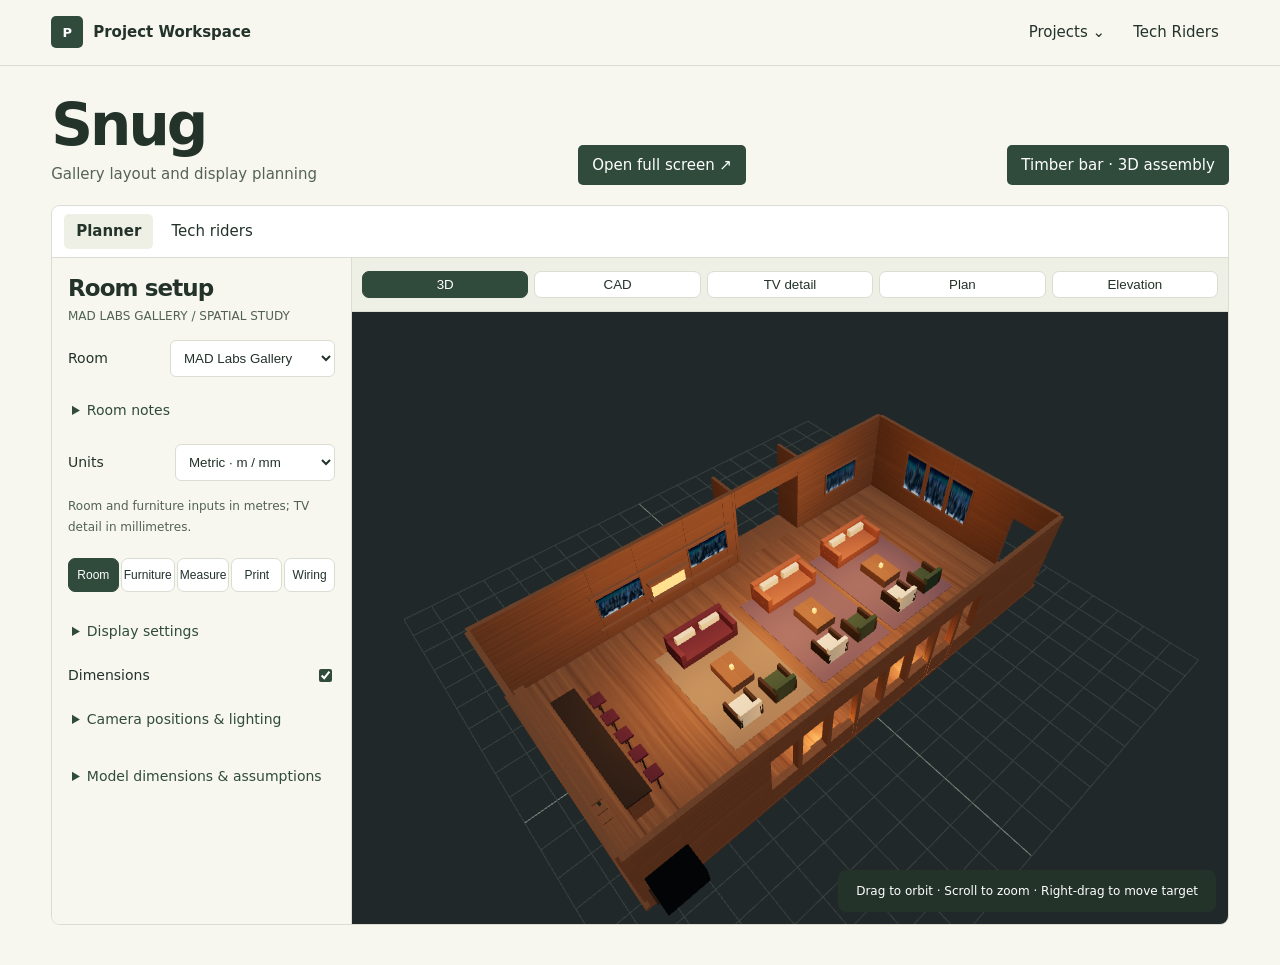
<file: index.html>
<!doctype html>
<html lang="en">
<head>
<meta charset="utf-8">
<meta name="viewport" content="width=device-width,initial-scale=1">
<title>Project Workspace</title>
<style>
:root{color-scheme:light;--ink:#23332a;--muted:#556257;--line:#daddd1;--paper:#f7f7f0;--panel:#eeefe5;--green:#304b3b;font:15px/1.5 "Instrument Sans",system-ui,sans-serif}
*{box-sizing:border-box}body{margin:0;background:var(--paper);color:var(--ink)}a{color:inherit}button,input,select{font:inherit;color:inherit}button,select,summary{cursor:pointer}a:focus-visible,button:focus-visible,summary:focus-visible,input:focus-visible{outline:2px solid var(--green);outline-offset:3px}
header{position:sticky;top:0;z-index:2;background:var(--paper);border-bottom:1px solid var(--line);display:flex;align-items:center;justify-content:space-between;gap:20px;padding:14px clamp(16px,4vw,54px)}.brand{text-decoration:none;font-weight:650;display:flex;align-items:center;gap:10px}.mark{display:grid;place-items:center;background:var(--green);color:white;width:32px;height:32px;border-radius:5px;font-size:13px}nav{display:flex;align-items:center;gap:8px}nav a,summary{display:block;padding:7px 10px;border-radius:5px;text-decoration:none}nav a[aria-current],summary:hover,nav a:hover{background:var(--panel)}details{position:relative}summary{list-style:none;white-space:nowrap}summary::-webkit-details-marker{display:none}.menu{position:absolute;right:0;top:calc(100% + 8px);width:185px;background:var(--paper);border:1px solid var(--line);border-radius:8px;padding:5px;box-shadow:0 10px 30px #23332a16}
main{max-width:1600px;margin:auto;padding:30px clamp(16px,4vw,54px) 40px}.heading{display:flex;align-items:end;justify-content:space-between;gap:14px;flex-wrap:wrap;margin-bottom:20px}h1{font-size:clamp(32px,5vw,58px);font-weight:550;line-height:1;letter-spacing:-.05em;margin:0 0 9px}p{margin:0;color:var(--muted)}.button{display:inline-block;padding:8px 13px;border-radius:5px;background:var(--green);color:white;text-decoration:none;border:1px solid transparent}.workbench{border:1px solid var(--line);border-radius:9px;overflow:hidden;background:var(--panel)}.bar{display:flex;gap:6px;padding:8px 12px;background:#fff;border-bottom:1px solid var(--line)}.bar button{background:transparent;border:0;border-radius:5px;padding:6px 12px}.bar [aria-pressed=true]{background:var(--panel);font-weight:600}iframe:not([hidden]){display:block;width:100%;height:clamp(490px,74vh,1050px);border:0}.empty{padding:28px;color:var(--muted)}.riders{background:white;padding:20px;border:1px solid var(--line);border-radius:8px}.riders label{display:block;margin-bottom:6px}.riders input[type=search]{width:min(100%,370px);padding:8px 10px;border:1px solid var(--line);border-radius:5px;background:var(--paper);margin-bottom:14px}.riders ul{padding:0;margin:0;list-style:none}.riders li{display:flex;justify-content:space-between;align-items:center;gap:12px;flex-wrap:wrap;padding:12px 0;border-top:1px solid var(--line)}.riders li span{color:var(--muted);display:block;font-size:.9rem}
@media(max-width:500px){header{gap:6px;padding-inline:12px}nav{gap:1px}nav a,summary{padding:7px 6px}.mark{display:none}main{padding-top:23px}}
</style>
</head>
<body>
<header>
<a class="brand" href="#snug"><span class="mark" aria-hidden="true">P</span>Project Workspace</a>
<nav aria-label="Workspace">
<details id="projects"><summary>Projects <span aria-hidden="true">⌄</span></summary><div class="menu" id="project-links"></div></details>
<a href="#tech-riders" id="all-riders">Tech Riders</a>
</nav>
</header>
<main id="main"></main>
<script>
const projects = {
  snug: { name: 'Snug', description: 'Gallery layout and display planning', url: './snug/' },
  'site-planning': { name: 'Site Planning', description: 'Site measurements and artwork placement', url: './site-planning/' },
  giftshop: { name: 'Gift Shop', description: 'Room layout and fixture planning', url: './giftshop/' },
  detroitpool: { name: 'Detroit Pool', description: 'McDougall Church cable, pool load and power planning', url: './detroitpool/' },
  'ignite-downtown': { name: 'IGNITE Downtown', description: 'IGNITE 2027 facade models and measurements by location', url: './ignite-downtown/' }
};

// Add approved PDFs with a title, project key, and a relative PDF path or download URL.
const riders = [
  { title: 'Snug · MAD Labs Video Tech Rider', project: 'snug', url: './riders/SNUG-MAD-Labs-Tech-Rider.txt', format: 'TXT' },
  { title: 'Snug · Timber Bar Construction Drawing', project: 'snug', url: './snug/bar/SNUG-JR-Gallery-Bar-Drawing.pdf', format: 'PDF' }
];
const main = document.querySelector('#main');
const menu = document.querySelector('#projects');
const links = document.querySelector('#project-links');

for (const [id, project] of Object.entries(projects)) {
  const link = document.createElement('a');
  link.href = '#' + id;
  link.textContent = project.name;
  links.append(link);
}

document.querySelector('nav').addEventListener('click', event => {
  if (event.target.closest('a')) menu.open = false;
});
document.addEventListener('click', event => {
  if (!menu.contains(event.target)) menu.open = false;
});
document.addEventListener('keydown', event => {
  if (event.key === 'Escape' && menu.open) {
    menu.open = false;
    menu.querySelector('summary').focus();
  }
});

function showRiders(target, projectId) {
  target.innerHTML = '<div class="riders"><label for="rider-search">Search tech riders</label><input type="search" id="rider-search"><p role="status"></p><ul></ul></div>';
  const search = target.querySelector('input');
  const status = target.querySelector('[role=status]');
  const list = target.querySelector('ul');
  const available = riders.filter(rider => !projectId || rider.project === projectId);
  search.disabled = available.length === 0;
  function filterRiders() {
    const query = search.value.trim().toLowerCase();
    const matches = available.filter(rider => (rider.title + ' ' + (projects[rider.project]?.name || '')).toLowerCase().includes(query));
    status.textContent = available.length === 0 ? 'No tech riders for this project yet.' : matches.length + (matches.length === 1 ? ' rider' : ' riders');
    list.replaceChildren();
    for (const rider of matches) {
      const item = document.createElement('li');
      const label = document.createElement('div');
      label.textContent = rider.title;
      const project = document.createElement('span');
      project.textContent = projects[rider.project]?.name || '';
      label.append(project);
      const link = document.createElement('a');
      link.className = 'button';
      link.href = rider.url;
      link.download = '';
      link.textContent = 'Download ' + rider.format;
      item.append(label, link);
      list.append(item);
    }
  }
  search.addEventListener('input', filterRiders);
  filterRiders();
}

function render() {
  const requested = location.hash.slice(1);
  const id = requested === 'tech-riders' || Object.hasOwn(projects, requested) ? requested : 'snug';
  for (const link of document.querySelectorAll('nav a')) {
    if (link.hash === '#' + id) link.setAttribute('aria-current', 'page');
    else link.removeAttribute('aria-current');
  }

  if (id === 'tech-riders') {
    document.title = 'Tech Riders · Project Workspace';
    main.innerHTML = '<div class="heading"><div><h1>Tech Riders</h1><p>Technical documents across projects</p></div></div><section id="rider-list" aria-label="Tech riders"></section>';
    showRiders(document.querySelector('#rider-list'));
    return;
  }

  const project = projects[id];
  document.title = project.name + ' · Project Workspace';
  main.innerHTML = '<div class="heading"><div><h1></h1><p></p></div><a class="button" target="_blank" rel="noopener">Open full screen ↗</a></div><section class="workbench" aria-label="Project workspace"><div class="bar" aria-label="Project sections"><button type="button" aria-pressed="true">Planner</button><button type="button" aria-pressed="false">Tech riders</button></div><iframe allowfullscreen></iframe><div id="project-riders" hidden></div></section>';
  main.querySelector('h1').textContent = project.name;
  main.querySelector('p').textContent = project.description;
  main.querySelector('a').href = project.url;
  if (id === 'snug') {
    const bar = document.createElement('a');
    bar.className = 'button';
    bar.href = './snug/bar/';
    bar.textContent = 'Timber bar · 3D assembly';
    main.querySelector('.heading').append(bar);
  }
  const frame = main.querySelector('iframe');
  frame.title = project.name + ' planner';
  frame.src = project.url;
  const [planner, files] = main.querySelectorAll('.bar button');
  const filesPanel = main.querySelector('#project-riders');
  function select(showFiles) {
    planner.setAttribute('aria-pressed', String(!showFiles));
    files.setAttribute('aria-pressed', String(showFiles));
    frame.hidden = showFiles;
    filesPanel.hidden = !showFiles;
  }
  planner.addEventListener('click', () => select(false));
  files.addEventListener('click', () => select(true));
  showRiders(filesPanel, id);
}

addEventListener('hashchange', render);
render();
</script>
</body>
</html>
</file>
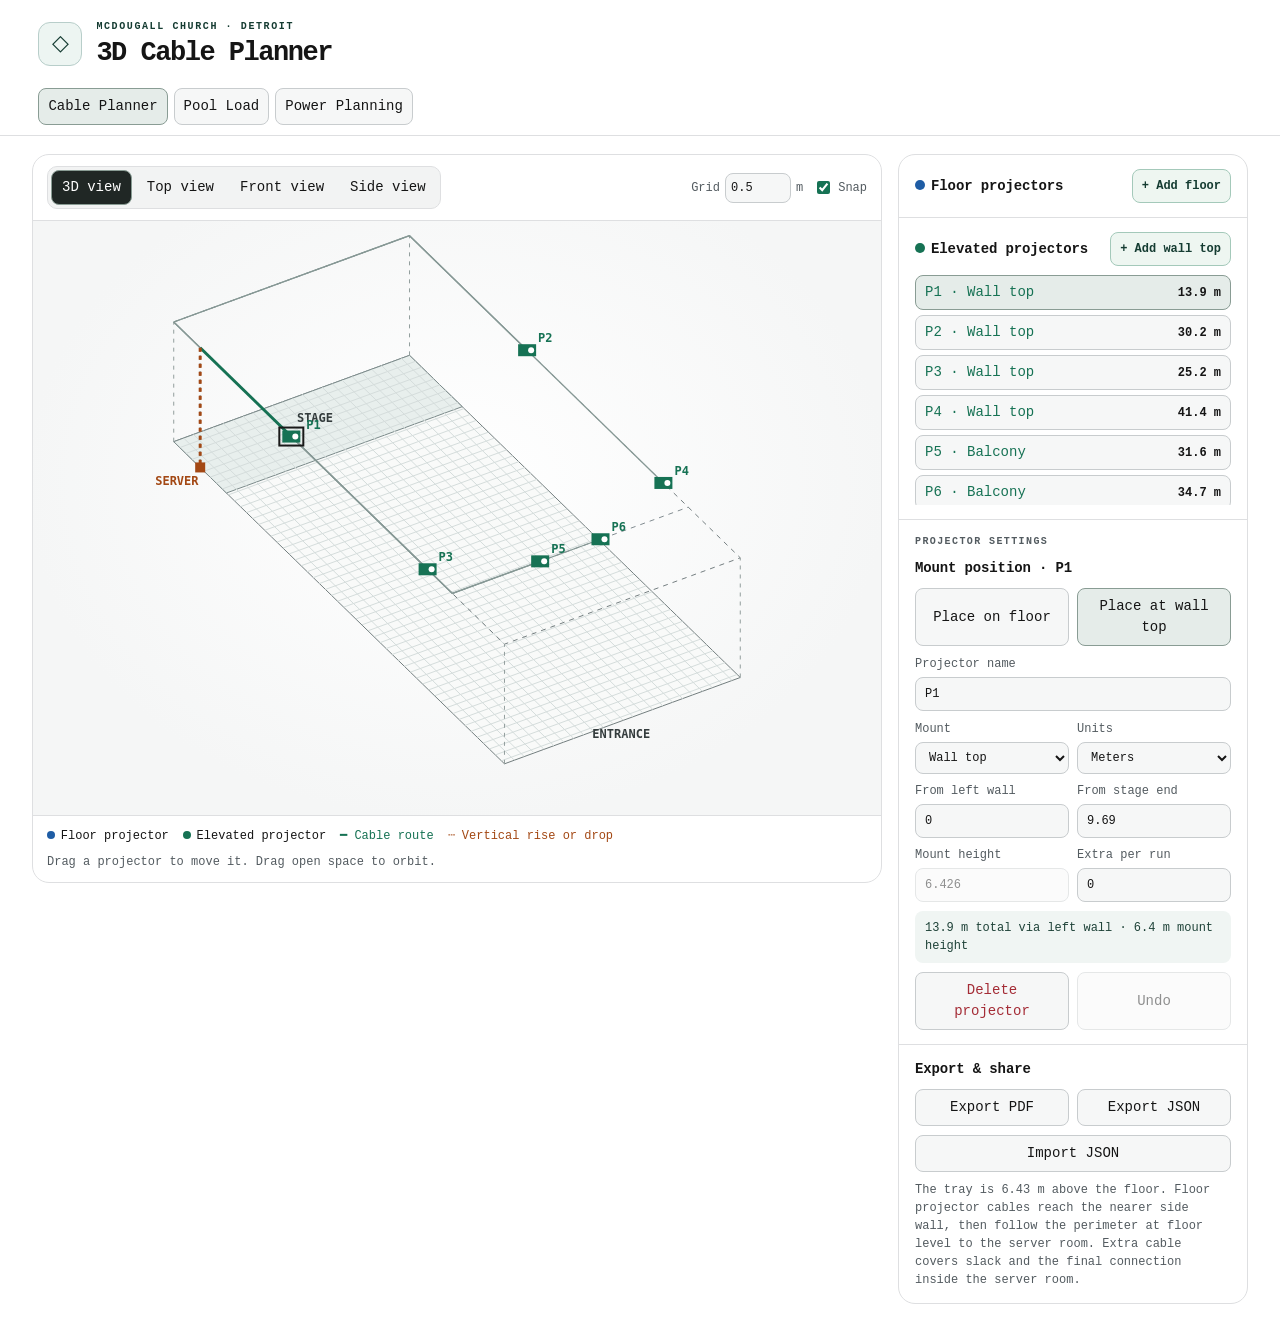
<file: detroitpool/index.html>
<!doctype html>
<html lang="en"><meta charset="utf-8"><meta name="viewport" content="width=device-width,initial-scale=1">
<title>McDougall Church · 3D Cable Planner</title>
<style>
*{box-sizing:border-box}
:root{color-scheme:light;--ink:#151515;--muted:#535b60;--line:#dedfe1;--panel:#ffffff;--control:#f6f7f7;--accent:#153c32}
body{margin:0;background:#ffffff;color:var(--ink);font:14px/1.5 ui-monospace,SFMono-Regular,Consolas,monospace}
header{border-bottom:1px solid var(--line);background:#ffffff}
.masthead{max-width:1660px;margin:auto;padding:19px clamp(16px,3vw,42px);display:flex;gap:14px;align-items:center}
.brand{width:44px;height:44px;display:grid;place-items:center;border:1px solid #b8ceca;border-radius:12px;color:var(--accent);background:#edf5f2;font-size:22px}
h1,h2,p{margin:0}
h1{font-size:clamp(20px,3vw,27px);letter-spacing:-.055em;line-height:1.2}
h2{font-size:14px;letter-spacing:-.01em}
.eyebrow{color:var(--accent);font-size:10px;letter-spacing:.16em;font-weight:750;margin-bottom:3px}
.muted{color:var(--muted)}
main{display:grid;grid-template-columns:minmax(0,1fr) minmax(290px,350px);gap:16px;padding:18px clamp(12px,2.5vw,34px);max-width:1660px;margin:auto;align-items:start}
.panel{min-width:0;border:1px solid var(--line);border-radius:17px;background:var(--panel);overflow:hidden}
.viewport{position:sticky;top:14px}
.toolbar,.legend{padding:11px 14px;display:flex;gap:10px;align-items:center;flex-wrap:wrap}
.toolbar{justify-content:space-between;border-bottom:1px solid var(--line)}
.views,.grid-controls{display:flex;gap:4px;align-items:center;flex-wrap:wrap}
.views{padding:3px;border-radius:10px;background:#f2f3f3;border:1px solid var(--line)}
.views button{border-color:transparent;background:transparent;padding:6px 10px}
.views button[aria-pressed=true]{background:#202725;color:#ffffff}
canvas{display:block;width:100%;height:clamp(390px,66vh,740px);touch-action:none;background:radial-gradient(ellipse at 50% 44%,#ffffff,#f5f6f6 72%)}
.legend{border-top:1px solid var(--line);font-size:12px;gap:8px 14px}
.legend .hint{flex-basis:100%}
.route{color:#167254}.drop{color:#a34814}
.editor section{padding:14px 16px;border-bottom:1px solid var(--line);display:grid;gap:9px}
.editor section:last-child{border-bottom:0}
.section-title{display:flex;align-items:center;justify-content:space-between;gap:8px}
.section-title h2{overflow-wrap:anywhere}
.kicker{color:var(--muted);font-size:10px;text-transform:uppercase;letter-spacing:.14em;font-weight:750}
.fields{display:grid;grid-template-columns:repeat(2,minmax(0,1fr));gap:8px}
label{display:grid;gap:4px;font-size:12px;color:var(--muted);min-width:0}
input,button,select{font:inherit;color:var(--ink);background:var(--control);border:1px solid #c8ccce;border-radius:8px;padding:7px 9px;min-width:0}
input:disabled,button:disabled,select:disabled{opacity:.48}
button:not(:disabled){cursor:pointer}
button:not(:disabled):hover,button[aria-pressed=true]{background:#e5ece9;border-color:#899c94}
button:focus-visible,input:focus-visible,select:focus-visible{outline:2px solid var(--accent);outline-offset:2px}
button.primary{font-size:12px;color:var(--accent);background:#eef6f1;border-color:#a4c9ba;font-weight:650}
button.danger{color:#a42c36}
.grid-controls label{display:flex;align-items:center;gap:5px;margin-left:6px}
.grid-controls input[type=number]{width:66px;padding:5px}
input[type=checkbox]{accent-color:#167254}
.runs{display:grid;gap:5px;max-height:230px;overflow:auto}
.runs:empty{display:none}
.runs button{display:flex;justify-content:space-between;align-items:center;gap:8px;text-align:left;padding:6px 9px}
.runs button strong{font-variant-numeric:tabular-nums;font-size:12px}
.help{line-height:1.5;font-size:12px}
#details:not(:empty){padding:8px 10px;background:#f0f5f3;border-radius:8px;color:#1e4238}
#importStatus:empty{display:none}
@media(max-width:960px){.viewport{position:static}}
@media(max-width:760px){main{grid-template-columns:1fr}canvas{height:clamp(360px,57vh,520px)}}
.mount-floor{--mount-color:#1f5da5}.mount-elevated{--mount-color:#167254}
.mount-key::before{content:"";display:inline-block;width:.7em;height:.7em;margin-right:.45em;border-radius:50%;background:var(--mount-color)}
.runs button span{color:var(--mount-color)}
#report{display:none}.runs button span{overflow-wrap:anywhere}.runs button strong{white-space:nowrap}
@media print{
 @page{margin:15mm}
 body{color-scheme:light;background:white;color:#15282d}
 body>header,main{display:none}
 #report{display:block;font:11pt ui-monospace,monospace}
 #report h1{font-size:23pt;margin-bottom:8pt}
 #report p{margin:8pt 0}
 #report figure{margin:12pt 0;break-inside:avoid}
 #report svg{display:block;width:100%;height:122mm}
 #report figcaption{font-size:9pt;margin-top:5pt}
 #report table{width:100%;border-collapse:collapse}
 #report th,#report td{text-align:left;padding:6pt;border-bottom:1px solid #bbc9ca;overflow-wrap:anywhere}
 #report tr{break-inside:avoid}
 #report thead{display:table-header-group}
 #report td:nth-last-child(-n+2){white-space:nowrap}
}
.workspace-nav{max-width:1660px;margin:auto;padding:0 clamp(16px,3vw,42px) 10px;display:flex;gap:6px}
#poolView{width:100%;border:0;display:block;min-height:720px}
#poolView[hidden],main[hidden]{display:none}
@media print{#poolView,.workspace-nav{display:none!important}}
#powerView{max-width:1100px;margin:auto;padding:20px clamp(12px,3vw,34px);display:grid;gap:16px}
#powerView[hidden]{display:none}
.power-card{padding:16px;display:grid;gap:12px}
.power-grid,.power-metrics{display:grid;grid-template-columns:repeat(auto-fit,minmax(min(155px,100%),1fr));gap:12px}
.power-metrics div{padding:12px;border:1px solid var(--line);border-radius:10px;background:#f6f8f7}
.power-metrics strong{display:block;font-size:clamp(18px,3vw,27px);color:var(--accent)}
.power-table{width:100%;border-collapse:collapse}
.power-table th,.power-table td{text-align:left;padding:8px;border-bottom:1px solid var(--line)}
.power-scroll{overflow:auto}
.power-heading{display:flex;justify-content:space-between;align-items:center;gap:8px;flex-wrap:wrap}
#powerPrintInputs{display:none}
@media print{
 #powerView{display:none}
 body.print-power #report{display:none}
 body.print-power #powerView{display:grid;max-width:none;padding:0;font-size:10pt}
 body.print-power #powerInputs,body.print-power #powerPdf{display:none}
 body.print-power #powerPrintInputs{display:block}
 .power-card{border:0;padding:0;overflow:visible}
 .power-scroll{overflow:visible}
 .power-table tr{break-inside:avoid}
 .power-table thead{display:table-header-group}
}
</style>
<header><div class="masthead"><span class="brand" aria-hidden="true">◇</span><div><div class="eyebrow">MCDOUGALL CHURCH · DETROIT</div><h1>3D Cable Planner</h1></div></div><nav class="workspace-nav" aria-label="Planner sections"><button id="cableTab" type="button" aria-pressed="true" aria-controls="cableView">Cable Planner</button><button id="poolTab" type="button" aria-pressed="false" aria-controls="poolView">Pool Load</button><button id="powerTab" type="button" aria-pressed="false" aria-controls="powerView">Power Planning</button></nav></header>
<main id="cableView">
<section class="panel viewport" aria-label="3D floor plan">
<div class="toolbar"><div class="views" aria-label="Drawing views"><button id="orbit" aria-pressed="true">3D view</button><button id="top" aria-pressed="false">Top view</button><button id="front" aria-pressed="false">Front view</button><button id="side" aria-pressed="false">Side view</button></div><div class="grid-controls"><label>Grid <input id="grid" type="number" min=".1" step="any" value="0.5"><span id="gridUnit">m</span></label><label><input id="snap" type="checkbox" checked> Snap</label></div></div>
<canvas id="scene" aria-label="Church floor and projector cable routes. Use the projector controls to edit locations by keyboard."></canvas>
<div class="legend"><span class="mount-key mount-floor">Floor projector</span><span class="mount-key mount-elevated">Elevated projector</span><span class="route">━ Cable route</span><span class="drop">┄ Vertical rise or drop</span><span class="muted hint">Drag a projector to move it. Drag open space to orbit.</span></div>
</section>
<aside class="panel editor">
<section><div class="section-title"><h2 class="mount-key mount-floor">Floor projectors</h2><button class="primary" id="addFloor">+ Add floor</button></div><div class="runs" id="floorRuns"></div></section>
<section><div class="section-title"><h2 class="mount-key mount-elevated">Elevated projectors</h2><button class="primary" id="addHigh">+ Add wall top</button></div><div class="runs" id="upperRuns"></div></section>
<section><div class="kicker">Projector settings</div><h2 id="editing">Mount position</h2><div class="fields" aria-label="Quick mount placement"><button id="placeFloor" aria-pressed="false">Place on floor</button><button id="placeHigh" aria-pressed="false">Place at wall top</button></div>
<label>Projector name<input id="name" maxlength="60"></label>
<div class="fields">
<label>Mount<select id="mount"><option value="high">Wall top</option><option value="balcony">Balcony</option><option value="floor">Floor</option><option value="custom">Custom</option></select></label>
<label>Units<select id="units"><option value="m">Meters</option><option value="ft">Feet</option></select></label>
<label id="xLabel">From left wall<input id="x" type="number" step="any"></label>
<label id="zLabel">From stage end<input id="z" type="number" step="any"></label>
<label>Mount height<input id="y" type="number" min="0" step="any"></label>
<label>Extra per run<input id="extra" type="number" min="0" step="any"></label>
</div>
<p id="details" class="help" aria-live="polite"></p>
<div class="fields"><button class="danger" id="remove">Delete projector</button><button id="undo">Undo</button></div>
</section><section><h2>Export &amp; share</h2>
<div class="fields"><button id="pdf">Export PDF</button><button id="exportJson">Export JSON</button></div>
<button id="importJson">Import JSON</button><input id="jsonFile" type="file" accept=".json,application/json" hidden>
<p id="importStatus" class="help" role="status"></p>
<p class="muted help">The tray is 6.43 m above the floor. Floor projector cables reach the nearer side wall, then follow the perimeter at floor level to the server room. Extra cable covers slack and the final connection inside the server room.</p>
</section></aside></main>
<iframe id="poolView" title="Pool Load Calculator" hidden></iframe>
<section id="powerView" hidden aria-labelledby="powerTitle">
<div class="panel power-card">
  <div class="power-heading"><h1 id="powerTitle">Projector Power Plan</h1><button class="primary" type="button" id="powerPdf">Export PDF</button></div>
  <p class="muted">McDougall Church · Optoma 7,200-lumen laser projectors</p>
  <div class="power-grid" id="powerInputs">
    <label>Full brightness · 505 W each<input id="powerFull" type="number" min="0" max="500" value="13"></label>
    <label>Low brightness · 260 W each<input id="powerLow" type="number" min="0" max="500" value="0"></label>
    <label>Supply voltage (V)<input id="powerVoltage" type="number" min="90" max="264" step="any" value="120"></label>
    <label>Breaker rating<select id="powerBreaker"><option value="15">15 A</option><option value="20" selected>20 A</option></select></label>
    <label>Assumed power factor<input id="powerFactor" type="number" min=".1" max="1" step="any" value=".90"></label>
    <label>Other load per circuit (A)<input id="powerReserve" type="number" min="0" max="16" step="any" value="0"></label>
  </div>
  <p id="powerPrintInputs"></p>
  <div class="power-metrics" aria-live="polite">
    <div>Projectors<strong id="powerCount"></strong></div><div>Projector load<strong id="powerWatts"></strong></div>
    <div>Estimated current across circuits<strong id="powerAmps"></strong></div><div>Estimated circuit groups<strong id="powerCircuits"></strong></div>
  </div>
  <p id="powerBudget" class="help"></p>
</div>
<div class="panel power-card">
  <h2>Illustrative circuit grouping</h2>
  <div class="power-scroll"><table class="power-table"><thead><tr><th>Group</th><th>Full</th><th>Low</th><th>Projector load</th><th>Estimated amps incl. other load</th></tr></thead><tbody id="powerRows"></tbody></table></div>
  <p id="powerStatus" class="help" role="status"></p>
  <p class="muted help">Uses 505 W as the full-brightness planning ceiling and estimates current as watts ÷ (voltage × power factor). The default power factor of 0.90 is an assumption. Grouping uses an 80% continuous-load budget for standard-rated breakers. Confirm projector nameplate current, startup draw, available circuits and all shared loads with the venue electrician before use.</p>
  <p class="help"><a href="https://www.se.com/us/en/faqs/FA104355/">Continuous-load reference</a></p>
</div>
</section>
<section id="report">
<h1>McDougall Church cable schedule</h1>
<p>Estimated routes to the server room, including any extra cable entered in the planner.</p>
<figure>
<svg id="reportPlan" viewBox="0 0 330 560" role="img" aria-label="Top view of projector positions and cable routes"></svg>
<figcaption>Blue markers identify floor projectors. Green markers identify elevated projectors. Vertical cable segments are included in the schedule below.</figcaption>
</figure>
<table><thead><tr><th>Projector</th><th>Mount</th><th>Route</th><th>Meters</th><th>Feet</th></tr></thead><tbody id="reportRows"></tbody></table>
</section>
<script>
'use strict';
const W=11.913,L=27.254,H=6.426,S=2.18,B=L-L*166/1055;
const initial=[
  {id:1,x:0,z:9.69,y:H,mount:'high'}, {id:2,x:W,z:9.69,y:H,mount:'high'},
  {id:3,x:0,z:20.92,y:H,mount:'high'}, {id:4,x:W,z:20.92,y:H,mount:'high'},
  {id:5,x:(W-3.048)/2,z:B,y:H,mount:'balcony'}, {id:6,x:(W+3.048)/2,z:B,y:H,mount:'balcony'}
];
const el=id=>document.getElementById(id);
const canvas=el('scene'),ctx=canvas.getContext('2d');
let state={projectors:initial,grid:.5,snap:true,unit:'m',extra:0,next:7};
try { const saved=JSON.parse(localStorage.getItem('mcdougall-3d-v1')); if(Array.isArray(saved?.projectors)) state=saved; } catch {}
let selected=state.projectors[0], view='orbit', angle=-.55, pitch=.64, zoom=1, drag=null;
let screenW=0,screenH=0,k=1;
const clamp=(n,a,b)=>Math.min(b,Math.max(a,n));
const factor=()=>state.unit==='ft'?1/.3048:1;
const fmt=n=>(n*factor()).toFixed(1)+' '+state.unit;
const save=()=>{try{localStorage.setItem('mcdougall-3d-v1',JSON.stringify(state));}catch{}};
const pos=(x,y,z)=>({x,y,z});
const mountClass=p=>p.mount==='floor'?'mount-floor':'mount-elevated';
const mountColors=Object.fromEntries(['mount-floor','mount-elevated'].map(name=>{
  const swatch=document.querySelector('.legend .'+name);
  return [name,getComputedStyle(swatch).getPropertyValue('--mount-color').trim()];
}));
const nameOf=p=>p.name||'P'+p.id;
const mountNames={high:'Wall top',floor:'Floor',balcony:'Balcony',custom:'Custom'};
const historyStack=[];
function snapshot(){return {layout:structuredClone(state),selectedId:selected?.id};}
function checkpoint(previous=snapshot()){
  historyStack.push(previous);
  if(historyStack.length>50)historyStack.shift();
}
function undo(){
  const previous=historyStack.pop();
  if(!previous)return;
  state=previous.layout;
  selected=state.projectors.find(p=>p.id===previous.selectedId)??state.projectors[0];
  refresh();save();
}
const server=pos(0,H,S);
function route(p){
  if(p.mount==='floor'){
    const destination=pos(0,0,S);
    if(p.x<=W/2){
      return {
        points:[p,pos(0,0,p.z),destination],
        distance:p.x+Math.abs(p.z-S),
        wall:'left wall at floor level'
      };
    }
    const stage=p.z+S, entrance=(L-p.z)+(L-S);
    const end=stage<=entrance?0:L;
    return {
      points:[p,pos(W,0,p.z),pos(W,0,end),pos(0,0,end),destination],
      distance:(W-p.x)+W+Math.min(stage,entrance),
      wall:'right wall and '+(end===0?'stage':'entrance')+' end at floor level'
    };
  }
  const wallCandidates=p.mount==='balcony'?[pos(0,p.y,p.z)]:p.mount==='high'?[p]:[
    pos(0,p.y,p.z),pos(W,p.y,p.z),pos(p.x,p.y,0),pos(p.x,p.y,L)
  ];
  const options=wallCandidates.flatMap(wall=>{
    const tray=pos(wall.x,H,wall.z);
    const left=pos(0,H,wall.z);
    let perimeter;
    if(wall.x===0) perimeter=[[server]];
    else if(wall.z===0 || wall.z===L) perimeter=[[left,server]];
    else perimeter=[[pos(W,H,0),pos(0,H,0),server],[pos(W,H,L),pos(0,H,L),server]];
    return perimeter.map(tail=>{
      const points=[p,wall,tray,...tail,pos(0,0,S)];
      const distance=points.slice(1).reduce((sum,q,i)=>sum+Math.hypot(q.x-points[i].x,q.y-points[i].y,q.z-points[i].z),0);
      return {points,distance,wall:wall.x===0?'left wall':wall.x===W?'right wall':wall.z===0?'stage wall':'entrance wall'};
    });
  });
  return options.reduce((best,next)=>next.distance<best.distance?next:best);
}
function project(p){
  if(view==='front'||view==='side'){
    const horizontal=view==='front'?p.x-W/2:p.z-L/2;
    return [screenW/2+horizontal*k,screenH/2+(3.848-p.y)*k];
  }
  if(view==='top') return [screenW/2+(p.x-W/2)*k,screenH/2+(p.z-L/2)*k];
  const x=p.x-W/2,z=p.z-L/2,c=Math.cos(angle),s=Math.sin(angle);
  return [screenW/2+(x*c-z*s)*k,screenH*.57+((x*s+z*c)*Math.sin(pitch)-p.y*Math.cos(pitch))*k];
}
function unproject(x,y,height){
  const u=(x-screenW/2)/k;
  if(view==='front')return {x:u+W/2};
  if(view==='side')return {z:u+L/2};
  if(view==='top')return {x:u+W/2,z:(y-screenH/2)/k+L/2};
  const v=((y-screenH*.57)/k+height*Math.cos(pitch))/Math.sin(pitch);
  const c=Math.cos(angle),s=Math.sin(angle);
  return {x:u*c+v*s+W/2,z:-u*s+v*c+L/2};
}
function path(points,color,width=1,dash=[],fill){
  ctx.beginPath();points.map(project).forEach(([x,y],i)=>i?ctx.lineTo(x,y):ctx.moveTo(x,y));
  if(fill){ctx.closePath();ctx.fillStyle=fill;ctx.fill();}
  ctx.strokeStyle=color;ctx.lineWidth=width;ctx.setLineDash(dash);ctx.stroke();ctx.setLineDash([]);
}
function text(p,label,color='#303737',dx=0,dy=0){
  const [x,y]=project(p);ctx.font='600 12px ui-monospace,monospace';ctx.fillStyle=color;ctx.fillText(label,x+dx,y+dy);
}
const floor=[pos(0,0,0),pos(W,0,0),pos(W,0,L),pos(0,0,L)];
function draw(){
  if(!screenW||!screenH)return;
  const elevation=view==='front'||view==='side';
  const span=view==='front'?W:L;
  k=(elevation?Math.min((screenW-70)/span,(screenH-100)/7.696):
    view==='top'?Math.min((screenW-65)/W,(screenH-55)/L):Math.min((screenW-85)/25,(screenH-60)/23))*zoom;
  ctx.clearRect(0,0,screenW,screenH);
  if(elevation){
    const edge=(n,y)=>view==='front'?pos(n,y,0):pos(0,y,n);
    const outline=[edge(0,0),edge(0,H)];
    if(view==='front'){
      for(let i=1;i<24;i++){
        const t=i/24;
        outline.push(edge(t*W,H+(7.696-H)*4*t*(1-t)));
      }
    }else{
      outline.push(edge(0,7.696),edge(L,7.696));
    }
    outline.push(edge(span,H),edge(span,0));
    path(outline,'#747e80',1,[],'#f9faf9');
    path([edge(0,H),edge(span,H)],'#747e80',1,[5,5]);
    text(edge(0,H),'WALL TOP · '+fmt(H),'#343c3d',0,-11);
    text(edge(0,0),view==='side'?'STAGE END':'FLOOR','#343c3d',0,22);
    if(view==='side'){
      text(edge(L,0),'ENTRANCE','#343c3d',-63,22);
      path([edge(B,0),edge(B,H)],'#818b90',1,[5,5]);
    }
  }else{
    path(floor,'#727d7e',1,[],'#f9faf9');
    path([pos(0,0,0),pos(W,0,0),pos(W,0,4.343),pos(0,0,4.343)],'#7c8b8b',1,[],'#e8efed');
    for(let x=state.grid;x<W;x+=state.grid)path([pos(x,0,0),pos(x,0,L)],'#d5dddc');
    for(let z=state.grid;z<L;z+=state.grid)path([pos(0,0,z),pos(W,0,z)],'#d5dddc');
    if(view==='orbit'){
      const tray=floor.map(p=>pos(p.x,H,p.z));
      path([...tray,tray[0]],'#747e80',1,[5,5]);
      for(const p of floor)path([p,pos(p.x,H,p.z)],'#929e9d',1,[4,5]);
    }
    path([pos(0,H,B),pos(W,H,B)],'#818b90',1,[5,5]);
    text(pos(W/2,0,2),'STAGE','#343c3d',-19,0);
    text(pos(W/2,0,L),'ENTRANCE','#343c3d',-30,17);
  }
  for(const p of [...state.projectors.filter(p=>p!==selected),...(selected?[selected]:[])]){
    const {points}=route(p);
    points.slice(1).forEach((q,i)=>{
      const a=points[i], vertical=q.y!==a.y;
      path([a,q],p===selected?(vertical?'#a34814':'#167254'):'#869895',p===selected?3:1.3,vertical?[4,4]:[]);
    });
  }
  const [sx,sy]=project(pos(0,0,S));ctx.fillStyle='#a34814';ctx.fillRect(sx-5,sy-5,10,10);
  text(pos(0,0,S),'SERVER','#a34814',-45,18);
  for(const p of state.projectors){
    const [x,y]=project(p);
    const color=mountColors[mountClass(p)];
    if(p===selected){
      ctx.strokeStyle='#191919';ctx.lineWidth=2;ctx.strokeRect(x-12,y-9,24,18);
    }
    ctx.fillStyle=color;ctx.fillRect(x-9,y-6,18,12);
    ctx.fillStyle='#ffffff';ctx.beginPath();ctx.arc(x+4,y,3,0,Math.PI*2);ctx.fill();
    text(p,nameOf(p).length>18?nameOf(p).slice(0,17)+'…':nameOf(p),color,p===selected?15:11,-8);
  }
}
function refresh(){
  const f=factor();
  el('gridUnit').textContent=state.unit;el('grid').value=+(state.grid*f).toFixed(3);
  el('grid').min=.1*f;el('grid').max=10*f;
  el('snap').checked=state.snap;el('units').value=state.unit;
  el('editing').textContent=selected?'Mount position · '+nameOf(selected):'Select or add a projector';
  for(const id of ['mount','placeFloor','placeHigh','name','x','y','z','remove'])el(id).disabled=!selected;
  el('undo').disabled=!historyStack.length;
  el('extra').value=+(state.extra*f).toFixed(3);
  el('name').value=selected?nameOf(selected):'';
  el('mount').value=selected?.mount??'';
  el('placeFloor').setAttribute('aria-pressed',String(selected?.mount==='floor'));
  el('placeHigh').setAttribute('aria-pressed',String(selected?.mount==='high'));
  for(const key of ['x','y','z'])el(key).value=selected?+(selected[key]*f).toFixed(3):'';
  el('details').textContent='';
  if(selected){
    el('z').disabled=selected.mount==='balcony';
    el('y').disabled=['floor','high'].includes(selected.mount);
    const r=route(selected);
    el('details').textContent=fmt(r.distance+state.extra)+' total via '+r.wall+' · '+fmt(selected.y)+' mount height';
  }
  const floorRuns=el('floorRuns'),upperRuns=el('upperRuns');
  const existing=new Map([...floorRuns.children,...upperRuns.children].map(button=>[Number(button.dataset.id),button]));
  for(const p of state.projectors){
    const runs=p.mount==='floor'?floorRuns:upperRuns;
    let button=existing.get(p.id);
    if(!button){
      button=document.createElement('button');button.type='button';button.dataset.id=p.id;
      button.append(document.createElement('span'),document.createElement('strong'));
    }
    if(button.parentElement!==runs)runs.append(button);
    button.onclick=()=>{selected=p;refresh();};
    existing.delete(p.id);
    button.setAttribute('aria-pressed',String(p===selected));
    button.className=mountClass(p);
    button.firstChild.textContent=nameOf(p)+' · '+mountNames[p.mount];
    button.lastChild.textContent=fmt(route(p).distance+state.extra);
  }
  for(const button of existing.values())button.remove();
  draw();
}
function move(p,x,z,snap){
  if(snap){x=Math.round(x/state.grid)*state.grid;z=Math.round(z/state.grid)*state.grid;}
  p.x=clamp(x,0,W);p.z=clamp(z,0,L);
  if(p.mount==='balcony')p.z=B;
  if(p.mount==='high'){
    const candidates=[[p.x,0,p.z],[W-p.x,W,p.z],[p.z,p.x,0],[L-p.z,p.x,L]];
    const [,wallX,wallZ]=candidates.reduce((a,b)=>b[0]<a[0]?b:a);
    p.x=wallX;p.z=wallZ;
  }
}
function addProjector(mount){
  checkpoint();
  const high=mount==='high';
  selected={id:state.next++,x:high?0:W/2,z:L/2,y:high?H:0,mount};
  move(selected,selected.x,selected.z,state.snap);state.projectors.push(selected);refresh();save();
}
el('addFloor').onclick=()=>addProjector('floor');
el('addHigh').onclick=()=>addProjector('high');
function deleteProjector(){
  if(!selected)return;
  checkpoint();
  state.projectors=state.projectors.filter(p=>p!==selected);selected=state.projectors[0];refresh();save();
}
el('remove').onclick=deleteProjector;
el('undo').onclick=undo;
document.addEventListener('keydown',event=>{
  if(event.target.closest('input, textarea, select, [contenteditable]'))return;
  if(['Delete','Backspace'].includes(event.key)&&selected){event.preventDefault();deleteProjector();}
  if((event.ctrlKey||event.metaKey)&&!event.shiftKey&&event.key.toLowerCase()==='z'&&historyStack.length){
    event.preventDefault();undo();
  }
});
el('name').onchange=()=>{
  const name=el('name').value.trim()||'P'+selected.id;
  if(name!==nameOf(selected)){checkpoint();selected.name=name;save();}
  refresh();
};
function setMount(mount){
  if(!selected||selected.mount===mount)return;
  checkpoint();
  selected.mount=mount;
  if(selected.mount==='high')selected.y=H;
  if(selected.mount==='floor')selected.y=0;
  if(selected.mount==='balcony')selected.y=H;
  move(selected,selected.x,selected.z,false);refresh();save();
}
el('mount').onchange=()=>setMount(el('mount').value);
el('placeFloor').onclick=()=>setMount('floor');
el('placeHigh').onclick=()=>setMount('high');
el('units').onchange=()=>{state.unit=el('units').value;refresh();save();};
el('snap').onchange=()=>{state.snap=el('snap').checked;save();};
for(const key of ['x','y','z','grid','extra']){
  el(key).onchange=()=>{
    const n=el(key).valueAsNumber/factor();
    if(Number.isFinite(n)){
      checkpoint();
      if(key==='grid')state.grid=clamp(n,.1,10);
      else if(key==='extra')state.extra=Math.max(0,n);
      else if(key==='y')selected.y=clamp(n,0,7.696);
      else move(selected,key==='x'?n:selected.x,key==='z'?n:selected.z,state.snap);
      save();
    }
    refresh();
  };
}
const views=['orbit','top','front','side'];
for(const id of views)el(id).onclick=()=>{
  view=id;zoom=1;
  for(const tab of views)el(tab).setAttribute('aria-pressed',String(tab===view));
  draw();
};
const cursor=e=>{const r=canvas.getBoundingClientRect();return [e.clientX-r.left,e.clientY-r.top];};
canvas.onpointerdown=e=>{
  if(drag)return;
  const [x,y]=cursor(e);
  const hits=[selected,...state.projectors.filter(p=>p!==selected)].filter(Boolean).find(p=>{const [a,b]=project(p);return Math.hypot(a-x,b-y)<17;});
  if(hits){selected=hits;refresh();}
  const [px,py]=hits?project(hits):[x,y];
  drag={id:e.pointerId,x,y,p:hits,dx:x-px,dy:y-py,before:hits?snapshot():null};
  canvas.setPointerCapture(e.pointerId);
};
canvas.onpointermove=e=>{
  if(drag?.id!==e.pointerId)return;
  const [x,y]=cursor(e);
  if(drag.p){
    const at=unproject(x-drag.dx,y-drag.dy,drag.p.y);
    if(view==='front'||view==='side'){
      const p=drag.p, axis=view==='front'?'x':'z';
      if(p.mount==='balcony'&&axis==='z')return;
      if(p.mount==='high'&&(axis==='x'?p.z!==0&&p.z!==L:p.x!==0&&p.x!==W))return;
      const value=state.snap?Math.round(at[axis]/state.grid)*state.grid:at[axis];
      p[axis]=clamp(value,0,axis==='x'?W:L);
    }else move(drag.p,at.x,at.z,state.snap);
    refresh();
  }else if(view==='orbit'){
    angle+=(x-drag.x)*.008;pitch=clamp(pitch+(y-drag.y)*.005,.25,1.4);draw();
  }
  drag.x=x;drag.y=y;
};
canvas.onlostpointercapture=e=>{if(drag?.id===e.pointerId){
  if(drag.p){
    const original=drag.before.layout.projectors.find(p=>p.id===drag.p.id);
    if(original.x!==drag.p.x||original.z!==drag.p.z)checkpoint(drag.before);
  }
  drag=null;refresh();save();
}};
canvas.addEventListener('wheel',e=>{e.preventDefault();zoom=clamp(zoom*Math.exp(-e.deltaY*.001),.6,2.8);draw();},{passive:false});
function decodeLayout(data){
  if(data?.format!=='mcdougall-cable-plan'||data.version!==1)throw Error('Choose a JSON file exported by this planner.');
  const {projectors,grid,snap,unit,extra,next}=data.layout??{};
  const within=(n,min,max)=>Number.isFinite(n)&&n>=min&&n<=max;
  if(!Array.isArray(projectors)||projectors.length>500||!within(grid,.1,10)||typeof snap!=='boolean'||
    !['m','ft'].includes(unit)||!within(extra,0,Number.MAX_SAFE_INTEGER))throw Error('This layout contains invalid settings.');
  const ids=new Set();
  const imported=projectors.map(p=>{
    if(!p||!Number.isSafeInteger(p.id)||p.id<1||p.id>=Number.MAX_SAFE_INTEGER||ids.has(p.id)||
      !Object.hasOwn(mountNames,p.mount)||!within(p.x,0,W)||!within(p.y,0,7.696)||!within(p.z,0,L)||
      (p.name!==undefined&&(typeof p.name!=='string'||p.name.length>60)))throw Error('This layout contains an invalid projector.');
    ids.add(p.id);
    const projector={id:p.id,name:p.name?.trim(),x:p.x,y:p.y,z:p.z,mount:p.mount};
    if(p.mount==='high')projector.y=H;
    if(p.mount==='floor')projector.y=0;
    move(projector,p.x,p.z,false);
    return projector;
  });
  const minimumNext=Math.max(0,...ids)+1;
  return {projectors:imported,grid,snap,unit,extra,
    next:Number.isSafeInteger(next)&&next>=minimumNext&&next<Number.MAX_SAFE_INTEGER?next:minimumNext};
}
el('exportJson').onclick=()=>{
  const file=new Blob([JSON.stringify({format:'mcdougall-cable-plan',version:1,layout:state},null,2)],{type:'application/json'});
  const url=URL.createObjectURL(file);
  const link=document.createElement('a');link.href=url;link.download='mcdougall-cable-plan.json';link.click();
  setTimeout(()=>URL.revokeObjectURL(url),1000);
};
el('importJson').onclick=()=>el('jsonFile').click();
el('jsonFile').onchange=async event=>{
  const file=event.target.files[0];event.target.value='';
  if(!file)return;
  try{
    if(file.size>1024*1024)throw Error('This JSON file is too large.');
    const imported=decodeLayout(JSON.parse(await file.text()));
    checkpoint();state=imported;selected=state.projectors[0];refresh();save();
    el('importStatus').textContent='Imported '+state.projectors.length+' projectors. Use Undo to restore the previous layout.';
  }catch(error){
    el('importStatus').textContent=error instanceof SyntaxError?'This file is not valid JSON.':error.message;
  }
};
function drawReportPlan(){
  const svg=el('reportPlan');
  svg.replaceChildren();
  function mark(tag,attributes,label){
    const element=document.createElementNS('http://www.w3.org/2000/svg',tag);
    for(const [name,value] of Object.entries(attributes))element.setAttribute(name,value);
    if(label!==undefined)element.textContent=label;
    svg.append(element);
  }
  const scale=17,left=73,top=50,right=left+W*scale,bottom=top+L*scale;
  const point=p=>[left+p.x*scale,top+p.z*scale];
  const line=(points,stroke,width,dash='none')=>mark('polyline',{
    points:points.map(p=>p.join(',')).join(' '),fill:'none',stroke,'stroke-width':width,
    'stroke-dasharray':dash,'stroke-linejoin':'round'
  });
  const label=(x,y,value,fill='#151515',anchor='middle',size=13)=>mark('text',{
    x,y,fill,'text-anchor':anchor,'font-size':size,'font-family':'monospace'
  },value);
  mark('rect',{x:left,y:top,width:W*scale,height:L*scale,fill:'#fff',stroke:'#727d7e'});
  mark('rect',{x:left,y:top,width:W*scale,height:4.343*scale,fill:'#eef2f0',stroke:'#727d7e'});
  line([[left,top+B*scale],[right,top+B*scale]],'#818b90',1,'5 4');
  label((left+right)/2,32,'TOP VIEW');
  label((left+right)/2,top+32,'STAGE');
  label((left+right)/2,top+B*scale-8,'BALCONY');
  label((left+right)/2,bottom+23,'ENTRANCE');
  const [,serverY]=point(server);
  line([[left,serverY],[49,serverY]],'#a34814',2,'4 3');
  mark('rect',{x:34,y:serverY-8,width:15,height:12,rx:2,fill:'none',stroke:'#a34814'});
  line([[41.5,serverY+4],[41.5,serverY+8],[37,serverY+8],[46,serverY+8]],'#a34814',1);
  label(41,serverY+23,'SERVER','#a34814','middle',10);
  for(const p of state.projectors){
    const color=mountColors[mountClass(p)];
    line(route(p).points.map(point),color,1.8,p.mount==='floor'?'4 3':'none');
  }
  for(const p of state.projectors){
    const [x,y]=point(p),color=mountColors[mountClass(p)];
    mark('rect',{x:x-8,y:y-5,width:16,height:10,rx:2,fill:color,stroke:'#fff'});
    mark('circle',{cx:x+4,cy:y,r:2,fill:'#fff'});
    const onRight=x>right-40;
    label(x+(onRight?11:-11),y+4,'P'+p.id,'#151515',onRight?'start':'end',11);
  }
}
el('pdf').onclick=()=>{
  drawReportPlan();
  const rows=el('reportRows');rows.replaceChildren();
  for(const p of state.projectors){
    const r=route(p),total=r.distance+state.extra;
    const row=document.createElement('tr');
    for(const value of ['P'+p.id+(nameOf(p)==='P'+p.id?'':' · '+nameOf(p)),mountNames[p.mount],r.wall,total.toFixed(2)+' m',(total/.3048).toFixed(2)+' ft']){
      const cell=document.createElement('td');cell.textContent=value;row.append(cell);
    }
    rows.append(row);
  }
  window.print();
};
new ResizeObserver(()=>{
  const r=canvas.getBoundingClientRect(),d=devicePixelRatio||1;
  screenW=r.width;screenH=r.height;canvas.width=Math.round(screenW*d);canvas.height=Math.round(screenH*d);
  ctx.setTransform(d,0,0,d,0,0);draw();
}).observe(canvas);
refresh();
</script>
<script id="poolSource" type="application/json">"\u003c!doctype html>\n\u003chtml lang=\"en\">\n\u003chead>\n\u003cmeta charset=\"utf-8\">\n\u003cmeta name=\"viewport\" content=\"width=device-width, initial-scale=1, viewport-fit=cover\">\n\u003cmeta name=\"description\" content=\"Load calculator for two wooden water pools: weight, floor load and wall push in imperial or metric.\">\n\u003ctitle>Pool Floor Load\u003c/title>\n\u003cstyle>\n/* Layout: light single theme. Hero = big combined result beside a water cross-section; then two pool cards; then gauge + plan; notes last. */\n:root{\n  color-scheme:light;\n  --bg:#f7fbfc; --paper:#ffffff; --ink:#0e2a35; --muted:#5d7681; --line:#dbe8ec;\n  --aqua:#0a8fbd; --aqua-deep:#066a8e; --aqua-pale:#e3f4f9; --aqua-mid:#bfe5f1;\n  --oak:#b98552; --oak-pale:#f5ebdf;\n  --ok:#24875a; --warn:#c07a12; --bad:#c03d32;\n  --sans:\"Familjen Grotesk\",\"Helvetica Neue\",Arial,sans-serif;\n  --mono:\"DM Mono\",ui-monospace,Menlo,monospace;\n}\n*{box-sizing:border-box}\nbody{background:var(--bg);color:var(--ink);font-family:var(--sans);font-size:15px;line-height:1.5;\n  background-image:radial-gradient(1200px 500px at 85% -10%,var(--aqua-pale),transparent 70%)}\n.wrap{max-width:1040px;margin:0 auto;padding-block:32px 56px;\n  padding-left:max(16px,env(safe-area-inset-left,0px));padding-right:max(16px,env(safe-area-inset-right,0px));\n  display:grid;gap:20px}\n.num,.mono{font-family:var(--mono);font-variant-numeric:tabular-nums}\n.label{font-size:.7rem;letter-spacing:.1em;text-transform:uppercase;color:var(--muted);font-weight:600}\n\nheader{display:flex;flex-wrap:wrap;gap:16px;align-items:flex-end;justify-content:space-between}\n.kicker{color:var(--aqua-deep);font-weight:600;font-size:.85rem;letter-spacing:.04em}\nh1{font-size:clamp(2rem,5vw,3rem);font-weight:700;letter-spacing:-.025em;margin:2px 0 0;line-height:1;text-wrap:balance}\n.seg{display:inline-flex;background:var(--paper);border:1px solid var(--line);border-radius:999px;padding:4px;gap:2px;box-shadow:0 1px 2px rgba(14,42,53,.05)}\n.seg button{font:inherit;font-weight:600;font-size:.9rem;border:0;background:transparent;color:var(--muted);padding:7px 16px;border-radius:999px;cursor:pointer;transition:background .15s,color .15s}\n.seg button[aria-pressed=\"true\"]{background:var(--ink);color:#fff}\nbutton:focus-visible,input:focus-visible{outline:2px solid var(--aqua);outline-offset:2px}\n\n.card{background:var(--paper);border:1px solid var(--line);border-radius:16px;padding:22px;box-shadow:0 1px 2px rgba(14,42,53,.04),0 8px 24px -16px rgba(14,42,53,.12)}\n\n/* hero */\n.hero{display:grid;grid-template-columns:minmax(0,1.1fr) minmax(0,1fr);gap:24px;align-items:center}\n.hero .figs{display:grid;gap:18px}\n.bigv{font-size:clamp(2.6rem,7vw,4.2rem);font-weight:700;letter-spacing:-.035em;line-height:.95;font-variant-numeric:tabular-nums}\n.bigv small{font-size:.38em;font-weight:600;letter-spacing:0;color:var(--muted);margin-left:4px}\n.figrow{display:flex;flex-wrap:wrap;gap:14px 32px}\n.fig .v{font-size:1.45rem;font-weight:600;letter-spacing:-.01em;font-variant-numeric:tabular-nums}\n.fig .v small{font-size:.75rem;color:var(--muted);font-weight:500;margin-left:3px}\n.pill{display:inline-flex;align-items:center;gap:6px;padding:5px 12px;border-radius:999px;font-size:.82rem;font-weight:600;width:fit-content}\n.pill::before{content:\"\";width:8px;height:8px;border-radius:50%;background:currentColor}\n.pill.ok{color:var(--ok);background:#e6f4ed}.pill.warn{color:var(--warn);background:#fbf0de}.pill.bad{color:var(--bad);background:#fbe6e3}.pill.info{color:var(--aqua-deep);background:var(--aqua-pale)}\n.section-fig svg{width:100%;height:auto;display:block}\n\n/* pools */\n.pools{display:grid;grid-template-columns:repeat(auto-fit,minmax(300px,1fr));gap:20px}\n.pool-head{display:flex;justify-content:space-between;align-items:center;gap:10px;margin-bottom:14px}\n.pool-head h2{margin:0;font-size:1.2rem;font-weight:700;display:flex;align-items:center;gap:10px}\n.swatch{width:26px;height:18px;border-radius:4px;border:2px solid var(--oak);background:var(--aqua-mid)}\n.swatch.b{background:var(--aqua-pale)}\n.toggle{display:flex;align-items:center;gap:8px;font-size:.85rem;color:var(--muted);cursor:pointer;user-select:none}\n.toggle input{accent-color:var(--aqua);width:16px;height:16px}\n.ctrl{display:grid;grid-template-columns:minmax(0,1fr) 112px;gap:6px 12px;align-items:center;padding:10px 0;border-top:1px solid var(--line)}\n.ctrl:first-of-type{border-top:0}\n.ctrl .label{grid-column:1/-1}\n.ctrl input[type=range]{width:100%;accent-color:var(--aqua);margin:0}\n.box{display:flex;align-items:center;border:1px solid var(--line);border-radius:8px;background:var(--bg);padding-right:9px}\n.box input{font-family:var(--mono);font-size:.95rem;width:100%;min-width:0;border:0;background:transparent;color:var(--ink);padding:7px 0 7px 10px;text-align:right}\n.box input:focus{outline:none}.box:focus-within{border-color:var(--aqua);box-shadow:0 0 0 3px var(--aqua-pale)}\n.box span{font-size:.8rem;color:var(--muted);margin-left:5px}\n.locked .ctrl input{opacity:.5}\n.mini{display:grid;grid-template-columns:repeat(2,minmax(0,1fr));gap:1px;background:var(--line);border-radius:10px;overflow:hidden;margin-top:14px}\n.mini div{background:var(--aqua-pale);padding:10px 12px}\n.mini .v{font-family:var(--mono);font-size:1rem;font-weight:500;margin-top:2px}\n.mini .s{font-size:.75rem;color:var(--muted)}\n\n/* gauge + plan */\n.duo{display:grid;grid-template-columns:minmax(0,1fr) minmax(0,1fr);gap:20px}\n.card h3{margin:0 0 4px;font-size:1.05rem;font-weight:700}\n.card p.sub{margin:0 0 18px;color:var(--muted);font-size:.9rem}\n.gauge{position:relative;height:14px;border-radius:999px;background:linear-gradient(90deg,#e6f4ed 0%,#e6f4ed 40%,#fbf0de 60%,#fbe6e3 100%);margin:46px 0 34px}\n.gauge .mark{position:absolute;top:50%;width:22px;height:22px;border-radius:50%;background:var(--aqua);border:4px solid #fff;box-shadow:0 2px 6px rgba(14,42,53,.25);transform:translate(-50%,-50%);transition:left .3s}\n.gauge .mark span{position:absolute;bottom:22px;left:50%;transform:translateX(-50%);white-space:nowrap;font-family:var(--mono);font-size:.8rem;font-weight:500;color:var(--aqua-deep)}\n.gauge .ref{position:absolute;top:-4px;bottom:-4px;width:2px;background:var(--ink);opacity:.5}\n.gauge .ref span{position:absolute;top:100%;margin-top:8px;transform:translateX(-50%);white-space:nowrap;font-size:.72rem;color:var(--muted)}\n.gauge .ref.end span{transform:translateX(-90%)}\n.compare{font-size:.92rem;margin:0;max-width:60ch}\n.plan svg{width:100%;height:auto;display:block}\n\n.notes{display:grid;grid-template-columns:repeat(auto-fit,minmax(240px,1fr));gap:20px;color:var(--muted);font-size:.85rem}\n.notes h4{margin:0 0 4px;color:var(--ink);font-size:.85rem}\n.notes p{margin:0}\n\n.build-head{display:flex;flex-wrap:wrap;justify-content:space-between;gap:10px;align-items:flex-start}\n.build{display:grid;grid-template-columns:minmax(0,1fr) minmax(0,1.5fr);gap:28px}\n.opts{display:grid;gap:12px;align-content:start}\n.opt{display:grid;gap:5px;min-width:0}\n.opt select{font:inherit;font-size:.92rem;padding:8px 10px;border:1px solid var(--line);border-radius:8px;background:var(--bg);color:var(--ink);width:100%}\n.opt select:focus-visible{outline:2px solid var(--aqua);outline-offset:2px}\n.matnote{font-size:.8rem;color:var(--muted)}\n.pair{display:grid;grid-template-columns:1fr 1fr;gap:12px}\n.tw{overflow-x:auto;min-width:0}\ntable.bt{width:100%;border-collapse:collapse;font-size:.9rem}\n.bt th{text-align:left;font-size:.7rem;letter-spacing:.1em;text-transform:uppercase;color:var(--muted);font-weight:600;padding:0 8px 8px;border-bottom:1px solid var(--line)}\n.bt th.n,.bt td.n{text-align:right}\n.bt td{padding:9px 8px;border-bottom:1px solid var(--line);vertical-align:top}\n.bt td.n{font-family:var(--mono);white-space:nowrap}\n.bt .spec{display:block;color:var(--muted);font-size:.8rem}\n.bt tr.tot td{font-weight:700;background:var(--oak-pale);border-bottom:0}\n.bt tr.sub td{color:var(--muted);font-size:.85rem;border-bottom:0}\n.rec{font-size:.88rem;background:var(--aqua-pale);border-radius:10px;padding:12px 14px;margin:16px 0 0;display:grid;gap:6px}\n.rec p{margin:0}\n@media (max-width:760px){.hero,.duo,.build{grid-template-columns:1fr}}\n@media (prefers-reduced-motion:reduce){*{transition:none!important}}\n[hidden]{display:none!important}\nbody{margin:0}\nimg{max-width:100%}\nbody{margin:0;background:#fff;color:#151515;font-family:ui-monospace,SFMono-Regular,Consolas,monospace}\n:root{--bg:#fff;--paper:#fff;--ink:#151515;--muted:#535b60;--line:#dedfe1;--sans:ui-monospace,SFMono-Regular,Consolas,monospace;--mono:var(--sans)}\n.wrap{padding-top:18px}\n.card{border-radius:17px;box-shadow:none}\nh1{font-size:clamp(1.45rem,4vw,2.1rem)}\n.actions{display:flex;gap:8px;align-items:center;flex-wrap:wrap}\n#poolPdf{font:inherit;background:#eef6f1;color:#153c32;border:1px solid #a4c9ba;border-radius:8px;padding:8px 12px;cursor:pointer}\n#poolReport{display:none}\n@media print{\n @page{margin:15mm}\n .wrap{display:none}\n #poolReport{display:block;font:10pt/1.45 monospace}\n #poolReport table{width:100%;border-collapse:collapse;margin:12pt 0}\n #poolReport th,#poolReport td{text-align:left;padding:6pt;border-bottom:1px solid #ccd2d2}\n #poolReport tr{break-inside:avoid}\n #poolReport svg{display:block;width:100%;height:52mm}\n}\n\u003c/style>\n\u003c/head>\n\u003cbody>\n\u003cdiv class=\"wrap\">\n  \u003cheader>\n    \u003cdiv>\n      \u003cdiv class=\"kicker\">Two wooden pools · 1940s Detroit church · timber floor\u003c/div>\n      \u003ch1>Pool Floor Load\u003c/h1>\n    \u003c/div>\n    \u003cdiv class=\"actions\">\u003cbutton id=\"poolPdf\" type=\"button\">Export PDF\u003c/button>\u003cdiv class=\"seg\" role=\"group\" aria-label=\"Units\">\n      \u003cbutton id=\"u-imperial\" type=\"button\" aria-pressed=\"true\">Imperial\u003c/button>\n      \u003cbutton id=\"u-metric\" type=\"button\" aria-pressed=\"false\">Metric\u003c/button>\n    \u003c/div>\u003c/div>\n  \u003c/header>\n\n  \u003csection class=\"card hero\" aria-label=\"Combined result\">\n    \u003cdiv class=\"figs\">\n      \u003cspan class=\"pill info\">Church floor capacity unknown\u003c/span>\n      \u003cdiv>\n        \u003cdiv class=\"label\">Total weight, water + pools, both pools\u003c/div>\n        \u003cdiv class=\"bigv\" id=\"t-weight\">\u003c/div>\n      \u003c/div>\n      \u003cdiv class=\"figrow\">\n        \u003cdiv class=\"fig\">\u003cdiv class=\"label\">Highest footprint average\u003c/div>\u003cdiv class=\"v\" id=\"t-load\">\u003c/div>\u003c/div>\n        \u003cdiv class=\"fig\">\u003cdiv class=\"label\">Water\u003c/div>\u003cdiv class=\"v\" id=\"t-vol\">\u003c/div>\u003c/div>\n        \u003cdiv class=\"fig\">\u003cdiv class=\"label\">Footprint\u003c/div>\u003cdiv class=\"v\" id=\"t-area\">\u003c/div>\u003c/div>\n      \u003c/div>\n    \u003c/div>\n    \u003cdiv class=\"section-fig\" id=\"section\" aria-label=\"Cross-section of one pool wall\">\u003c/div>\n  \u003c/section>\n\n  \u003csection class=\"pools\" id=\"pools\">\u003c/section>\n\n  \u003csection class=\"card\" aria-label=\"Pool construction\">\n    \u003cdiv class=\"build-head\">\n      \u003cdiv>\u003ch3>Pool construction\u003c/h3>\u003cp class=\"sub\">Plywood base and walls as a reference build, so the pools' own weight is added to the load. Both pools are built the same way.\u003c/p>\u003c/div>\n    \u003c/div>\n    \u003cdiv class=\"build\">\n      \u003cdiv class=\"opts\" id=\"b-opts\">\u003c/div>\n      \u003cdiv class=\"tw\">\u003ctable class=\"bt\" id=\"b-table\">\u003c/table>\u003cdiv class=\"rec\" id=\"b-rec\">\u003c/div>\u003c/div>\n    \u003c/div>\n  \u003c/section>\n\n  \u003csection class=\"duo\">\n    \u003cdiv class=\"card\">\u003ch3>Floor capacity\u003c/h3>\u003cp>The results estimate the added load over each pool footprint. Have a structural engineer verify both pool locations, floor supports, visitor loads and maximum fill depth before filling.\u003c/p>\u003c/div>\n    \u003cdiv class=\"card plan\">\n      \u003ch3>Plan view\u003c/h3>\n      \u003cp class=\"sub\">Drawn to scale, 1 m gap between pools.\u003c/p>\n      \u003cdiv id=\"plan\">\u003c/div>\n    \u003c/div>\n  \u003c/section>\n\n  \u003csection class=\"notes\">\n    \u003cdiv>\u003ch4>Water\u003c/h4>\u003cp>Fresh water at 1,000 kg/m³ (62.4 lb/ft³). Floor load is the weight spread evenly over each pool's footprint, so it assumes a continuous base. Legs or runners concentrate the load and need their own check.\u003c/p>\u003c/div>\n    \u003cdiv>\u003ch4>Wall push\u003c/h4>\u003cp>The outward force from the water per length of wall. It grows with the square of the depth and acts a third of the way up from the bottom.\u003c/p>\u003c/div>\n  \u003c/section>\n\u003c/div>\n\n\u003csection id=\"poolReport\">\n\u003ch1>Pool Load Estimate\u003c/h1>\n\u003cp>McDougall Church · Detroit\u003c/p>\n\u003cdiv id=\"poolReportSummary\">\u003c/div>\n\u003ctable>\u003cthead>\u003ctr>\u003cth>Measure\u003c/th>\u003cth>Pool A\u003c/th>\u003cth>Pool B\u003c/th>\u003c/tr>\u003c/thead>\u003ctbody id=\"poolReportRows\">\u003c/tbody>\u003c/table>\n\u003cp id=\"poolReportBuild\">\u003c/p>\n\u003cdiv id=\"poolReportPlan\">\u003c/div>\n\u003cp>Floor capacity is unknown. Loads are footprint averages assuming continuous support. Have a structural engineer check the actual supports, visitor loads and maximum fill depth before filling.\u003c/p>\n\u003c/section>\n\u003cscript>\n(function(){\n  const G=9.81,RHO=1000;\n  const M2FT=3.28084,M2IN=39.3701,KG2LB=2.20462,KGM2_PSF=0.204816,NM_LBFFT=0.0685218,M3_GAL=264.172,M2_FT2=10.7639;\n  let unit='imperial', linked=true;\n  const pools=[{name:'Pool A',L:4,W:7,D:0.17,S:0},{name:'Pool B',L:4,W:7,D:0.17,S:0}];\n  const RANGES={L:[0.5,20,0.05],W:[0.5,15,0.05],D:[0,1.2,0.001],S:[0,3000,10]};\n\n  const fmt=(n,d=0)=>Number(n).toLocaleString('en-US',{minimumFractionDigits:d,maximumFractionDigits:d});\n  const M=()=>unit==='metric';\n  const disp={L:m=>M()?m:m*M2FT,W:m=>M()?m:m*M2FT,D:m=>M()?m*100:m*M2IN,S:k=>M()?k:k*KG2LB};\n  const back={L:v=>M()?v:v/M2FT,W:v=>M()?v:v/M2FT,D:v=>M()?v/100:v/M2IN,S:v=>M()?v:v/KG2LB};\n  const unitOf={L:()=>M()?'m':'ft',W:()=>M()?'m':'ft',D:()=>M()?'cm':'in',S:()=>M()?'kg':'lb'};\n  const dec={L:2,W:2,D:2,S:0};\n  const names={L:'Length',W:'Width',D:'Water depth',S:'Pool structure weight (optional)'};\n  const r=(v,d)=>Math.round(v*10**d)/10**d;\n\n  function calc(p){const s=structure(p),a=p.L*p.W,v=a*p.D,w=v*RHO,t=w+s.total,kgm2=a>0?t/a:0;\n    return{s,a,v,w,t,kgm2,kpa:kgm2*G/1000,base:RHO*G*p.D,wall:.5*RHO*G*p.D*p.D,long:.5*RHO*G*p.D*p.D*Math.max(p.L,p.W)};}\n\n  // ---- construction ----\n  const MATS={\n    spruce:{n:'Spruce construction plywood',rho:470,note:'Lighter and cheaper. Rough face, fine under a liner. '},\n    birch:{n:'Birch plywood',rho:680,note:'Stiffest and most stable, smooth face if the wood shows. Heaviest and most expensive.'},\n    osb:{n:'OSB/3',rho:620,note:'Cheapest, but swells badly if it gets wet. Only with a reliable liner.'}\n  };\n  const IN={12:'½\"',15:'⅝\"',18:'¾\"',21:'⅞\"',24:'1\"'};\n  const B={mat:'spruce',base:'auto',wall:'auto',wallH:null,frame:15,liner:true};\n  const autoH=p=>Math.max(0.10,Math.ceil((p.D+0.05)*100-1e-9)/100);\n  const recBase=p=>p.D\u003c=0.3?18:p.D\u003c=0.6?21:24;\n  const recWall=h=>h\u003c=0.3?18:24;\n  function structure(p){\n    const h=B.wallH??autoH(p), tb=B.base==='auto'?recBase(p):+B.base, tw=B.wall==='auto'?recWall(h):+B.wall, rho=MATS[B.mat].rho;\n    const a=p.L*p.W, per=2*(p.L+p.W), wa=per*h;\n    const base=a*tb/1000*rho, walls=wa*tw/1000*rho, frame=(base+walls)*B.frame/100, liner=B.liner?(a+wa+per*0.15)*1.4:0;\n    const sheet=2.44*1.22, perSheet=Math.max(1,Math.floor(1.22/(h||1))), strips=Math.ceil(per/2.44);\n    const sheets=Math.ceil(a*1.05/sheet)+Math.ceil(strips/perSheet);\n    return{h,tb,tw,a,wa,per,base,walls,frame,liner,total:base+walls+frame+liner,sheets};\n  }\n  function buildCtrl(){\n    const d=document.getElementById('b-opts');\n    const thick=(id,v,lbl)=>`\u003clabel class=\"opt\">\u003cspan class=\"label\">${lbl}\u003c/span>\u003cselect id=\"${id}\">\u003coption value=\"auto\">Automatic estimate\u003c/option>${[12,15,18,21,24].map(t=>`\u003coption value=\"${t}\" ${String(v)===String(t)?'selected':''}>${t} mm (${IN[t]})\u003c/option>`).join('')}\u003c/select>\u003c/label>`;\n    d.innerHTML=`\u003clabel class=\"opt\">\u003cspan class=\"label\">Material\u003c/span>\u003cselect id=\"b-mat\">${Object.entries(MATS).map(([k,m])=>`\u003coption value=\"${k}\" ${B.mat===k?'selected':''}>${m.n} · ${m.rho} kg/m³\u003c/option>`).join('')}\u003c/select>\u003cspan class=\"matnote\" id=\"b-note\">\u003c/span>\u003c/label>\n      \u003cdiv class=\"pair\">${thick('b-base',B.base,'Base thickness')}${thick('b-wall',B.wall,'Wall thickness')}\u003c/div>\n      \u003cdiv class=\"pair\">\n        \u003clabel class=\"opt\">\u003cspan class=\"label\">Wall height\u003c/span>\u003cdiv class=\"box\">\u003cinput id=\"b-h\" type=\"number\" min=\"0\" step=\"any\" inputmode=\"decimal\" placeholder=\"auto\" value=\"${B.wallH==null?'':r(disp.D(B.wallH),1)}\">\u003cspan>${unitOf.D()}\u003c/span>\u003c/div>\u003c/label>\n        \u003clabel class=\"opt\">\u003cspan class=\"label\">Framing &amp; screws\u003c/span>\u003cdiv class=\"box\">\u003cinput id=\"b-f\" type=\"number\" min=\"0\" max=\"100\" step=\"1\" inputmode=\"numeric\" value=\"${B.frame}\">\u003cspan>%\u003c/span>\u003c/div>\u003c/label>\n      \u003c/div>\n      \u003clabel class=\"toggle\">\u003cinput id=\"b-l\" type=\"checkbox\" ${B.liner?'checked':''}>Include EPDM pond liner (1.14 mm)\u003c/label>`;\n    const on=(id,ev,f)=>document.getElementById(id).addEventListener(ev,e=>{f(e.target);render();});\n    on('b-mat','change',t=>B.mat=t.value);\n    on('b-base','change',t=>B.base=t.value);\n    on('b-wall','change',t=>B.wall=t.value);\n    on('b-h','input',t=>{const v=parseFloat(t.value);B.wallH=isFinite(v)&&v>0?back.D(v):null;});\n    on('b-f','input',t=>{const v=parseFloat(t.value);B.frame=isFinite(v)&&v>=0?v:0;});\n    on('b-l','change',t=>B.liner=t.checked);\n  }\n  function renderBuild(cs){\n    const [a,b]=cs.map(c=>c.s), m=MATS[B.mat];\n    document.getElementById('b-note').textContent=m.note;\n    const hTxt=s=>M()?`${fmt(s.h*100)} cm`:`${fmt(s.h*M2IN,1)} in`;\n    const pl=c=>M()?`${fmt(c.s.total/c.a,1)} kg/m²`:`${fmt(c.s.total/c.a*KGM2_PSF,1)} psf`;\n    const row=(lbl,spec,k)=>`\u003ctr>\u003ctd>${lbl}\u003cspan class=\"spec\">${spec}\u003c/span>\u003c/td>\u003ctd class=\"n\">${mass(a[k])}\u003c/td>\u003ctd class=\"n\">${mass(b[k])}\u003c/td>\u003c/tr>`;\n    document.getElementById('b-table').innerHTML=`\u003cthead>\u003ctr>\u003cth>Part\u003c/th>\u003cth class=\"n\">Pool A\u003c/th>\u003cth class=\"n\">Pool B\u003c/th>\u003c/tr>\u003c/thead>\u003ctbody>\n      ${row('Base',`${a.tb} mm (${IN[a.tb]}) ${m.n.toLowerCase()}, laid flat on the floor`,'base')}\n      ${row('Walls',`${a.tw} mm (${IN[a.tw]}), ${hTxt(a)} high${B.wallH==null?' (water + 5 cm)':''}`,'walls')}\n      ${row('Framing &amp; screws',`Corner blocks, cleats, glue, screws: ${B.frame}% of plywood`,'frame')}\n      ${B.liner?row('Liner','EPDM 1.14 mm, ≈ 1.4 kg/m² incl. overlap','liner'):''}\n      \u003ctr class=\"tot\">\u003ctd>Pool weight, empty\u003c/td>\u003ctd class=\"n\">${mass(a.total)}\u003c/td>\u003ctd class=\"n\">${mass(b.total)}\u003c/td>\u003c/tr>\n      \u003ctr class=\"sub\">\u003ctd>Adds to floor load\u003c/td>\u003ctd class=\"n\">${pl(cs[0])}\u003c/td>\u003ctd class=\"n\">${pl(cs[1])}\u003c/td>\u003c/tr>\n      \u003ctr class=\"sub\">\u003ctd>Sheets, 2440 × 1220 mm\u003c/td>\u003ctd class=\"n\">≈ ${a.sheets}\u003c/td>\u003ctd class=\"n\">≈ ${b.sheets}\u003c/td>\u003c/tr>\n    \u003c/tbody>`;\n    document.getElementById('b-rec').textContent='Plywood thicknesses and framing allowances estimate weight. Confirm the base support, wall framing and connections for the actual installation.';\n\n  }\n\n  const host=document.getElementById('pools');\n  function build(){\n    host.innerHTML='';\n    pools.forEach((p,i)=>{\n      const lock=i===1&&linked;\n      const el=document.createElement('div');\n      el.className='card'+(lock?' locked':'');\n      el.innerHTML=`\u003cdiv class=\"pool-head\">\u003ch2>\u003cspan class=\"swatch ${i?'b':''}\">\u003c/span>${p.name}\u003c/h2>\n        ${i===1?`\u003clabel class=\"toggle\">\u003cinput id=\"link\" type=\"checkbox\" ${linked?'checked':''}>Same as Pool A\u003c/label>`:''}\u003c/div>\n        ${['L','W','D'].map(k=>`\u003cdiv class=\"ctrl\">\u003clabel class=\"label\" for=\"n${i}${k}\">${names[k]}\u003c/label>\n          \u003cinput id=\"s${i}${k}\" type=\"range\" min=\"${RANGES[k][0]}\" max=\"${RANGES[k][1]}\" step=\"${RANGES[k][2]}\" value=\"${p[k]}\" ${lock?'disabled':''} aria-label=\"${names[k]} slider\">\n          \u003cdiv class=\"box\">\u003cinput id=\"n${i}${k}\" type=\"number\" min=\"0\" step=\"any\" inputmode=\"decimal\" value=\"${r(disp[k](p[k]),dec[k])}\" ${lock?'disabled':''}>\u003cspan>${unitOf[k]()}\u003c/span>\u003c/div>\u003c/div>`).join('')}\n        \u003cdiv class=\"mini\" id=\"mini${i}\">\u003c/div>`;\n      host.appendChild(el);\n    });\n    pools.forEach((p,i)=>['L','W','D'].forEach(k=>{\n      const s=document.getElementById(`s${i}${k}`),n=document.getElementById(`n${i}${k}`);\n      s.addEventListener('input',()=>{p[k]=parseFloat(s.value);n.value=r(disp[k](p[k]),dec[k]);after(i);});\n      n.addEventListener('input',()=>{const v=parseFloat(n.value);p[k]=isFinite(v)&&v>=0?back[k](v):0;s.value=p[k];after(i);});\n    }));\n    document.getElementById('link').addEventListener('change',e=>{linked=e.target.checked;if(linked)copy();build();render();});\n  }\n  function copy(){Object.assign(pools[1],{L:pools[0].L,W:pools[0].W,D:pools[0].D,S:pools[0].S});}\n  function after(i){\n    if(i===0&&linked){copy();['L','W','D'].forEach(k=>{document.getElementById(`s1${k}`).value=pools[1][k];document.getElementById(`n1${k}`).value=r(disp[k](pools[1][k]),dec[k]);});}\n    render();\n  }\n\n  const mass=k=>M()?`${fmt(k)} kg`:`${fmt(k*KG2LB)} lb`;\n  const loadTxt=c=>M()?`${fmt(c.kgm2)} kg/m²`:`${fmt(c.kgm2*KGM2_PSF,1)} psf`;\n\n  function render(){\n    const cs=pools.map(calc);\n    cs.forEach((c,i)=>{\n      document.getElementById('mini'+i).innerHTML=`\n        \u003cdiv>\u003cdiv class=\"label\">Weight\u003c/div>\u003cdiv class=\"v\">${mass(c.t)}\u003c/div>\u003cdiv class=\"s\">${mass(c.w)} water + ${mass(c.s.total)} pool\u003c/div>\u003c/div>\n        \u003cdiv>\u003cdiv class=\"label\">Floor load\u003c/div>\u003cdiv class=\"v\">${loadTxt(c)}\u003c/div>\u003cdiv class=\"s\">${fmt(c.kpa,2)} kN/m²\u003c/div>\u003c/div>\n        \u003cdiv>\u003cdiv class=\"label\">Volume\u003c/div>\u003cdiv class=\"v\">${M()?fmt(c.v*1000)+' L':fmt(c.v*M3_GAL)+' gal'}\u003c/div>\u003cdiv class=\"s\">${M()?fmt(c.v,2)+' m³':fmt(c.v*35.3147,1)+' ft³'}\u003c/div>\u003c/div>\n        \u003cdiv>\u003cdiv class=\"label\">Wall push\u003c/div>\u003cdiv class=\"v\">${M()?fmt(c.wall)+' N/m':fmt(c.wall*NM_LBFFT,1)+' lbf/ft'}\u003c/div>\u003cdiv class=\"s\">${M()?fmt(c.long/1000,2)+' kN on long wall':fmt(c.long*0.224809)+' lbf on long wall'}\u003c/div>\u003c/div>`;\n    });\n    const tw=cs[0].t+cs[1].t,tv=cs[0].v+cs[1].v,ta=cs[0].a+cs[1].a,worst=cs[0].kpa>=cs[1].kpa?cs[0]:cs[1];\n    document.getElementById('t-weight').innerHTML=M()?`${fmt(tw)}\u003csmall>kg\u003c/small>`:`${fmt(tw*KG2LB)}\u003csmall>lb\u003c/small>`;\n    document.getElementById('t-load').innerHTML=M()?`${fmt(worst.kgm2)}\u003csmall>kg/m²\u003c/small>`:`${fmt(worst.kgm2*KGM2_PSF,1)}\u003csmall>psf\u003c/small>`;\n    document.getElementById('t-vol').innerHTML=M()?`${fmt(tv*1000)}\u003csmall>L\u003c/small>`:`${fmt(tv*M3_GAL)}\u003csmall>gal\u003c/small>`;\n    document.getElementById('t-area').innerHTML=M()?`${fmt(ta,1)}\u003csmall>m²\u003c/small>`:`${fmt(ta*M2_FT2)}\u003csmall>ft²\u003c/small>`;\n\n    plan();section(pools[0],cs[0]);renderBuild(cs);\n  }\n\n  function plan(){\n    const gap=1,w=pools[0].L+gap+pools[1].L,h=Math.max(pools[0].W,pools[1].W),pad=Math.max(w,h)*.08+.4;\n    const VW=w+pad*2,VH=h+pad*2,fs=Math.max(VW,VH)*.034,lbl=m=>M()?`${fmt(m,2)} m`:`${fmt(m*M2FT,1)} ft`;\n    let x=pad,o=`\u003cdefs>\u003cpattern id=\"ripple\" width=\"${fs*2}\" height=\"${fs*1}\" patternUnits=\"userSpaceOnUse\">\u003cpath d=\"M0 ${fs*.5} q${fs*.5} -${fs*.35} ${fs} 0 t${fs} 0\" fill=\"none\" stroke=\"#ffffff\" stroke-opacity=\".55\" stroke-width=\"${fs*.08}\"/>\u003c/pattern>\u003c/defs>`;\n    pools.forEach((p,i)=>{const y=pad+(h-p.W)/2;\n      o+=`\u003crect x=\"${x}\" y=\"${y}\" width=\"${p.L}\" height=\"${p.W}\" rx=\"${fs*.15}\" fill=\"${i?'#d3eef6':'#a9dcec'}\" stroke=\"#b98552\" stroke-width=\"${fs*.4}\"/>`;\n      o+=`\u003crect x=\"${x}\" y=\"${y}\" width=\"${p.L}\" height=\"${p.W}\" fill=\"url(#ripple)\"/>`;\n      o+=`\u003ctext x=\"${x+p.L/2}\" y=\"${y+p.W/2}\" text-anchor=\"middle\" dominant-baseline=\"middle\" font-size=\"${fs*1.25}\" font-weight=\"700\" fill=\"#066a8e\" font-family=\"monospace\">${p.name}\u003c/text>`;\n      o+=`\u003ctext x=\"${x+p.L/2}\" y=\"${y-fs*.8}\" text-anchor=\"middle\" font-size=\"${fs}\" fill=\"#5d7681\" font-family=\"monospace\">${lbl(p.L)}\u003c/text>`;\n      o+=`\u003ctext x=\"${x+p.L/2}\" y=\"${y+p.W+fs*1.6}\" text-anchor=\"middle\" font-size=\"${fs}\" fill=\"#5d7681\" font-family=\"monospace\">↕ ${lbl(p.W)}\u003c/text>`;\n      x+=p.L+gap;});\n    document.getElementById('plan').innerHTML=`\u003csvg viewBox=\"0 0 ${VW} ${VH}\" role=\"img\" aria-label=\"Plan view of both pools to scale\">${o}\u003c/svg>`;\n  }\n\n  function section(p,c){\n    // schematic cross-section: wall on left, water, pressure triangle; water height scales with depth up to 1.2 m\n    const W=420,H=230,floor=190,wallX=70,maxH=150;\n    const wh=Math.max(4,Math.min(1,p.D/0.8)*maxH), top=floor-wh, wallTop=Math.min(top-26,floor-40);\n    const tri=Math.max(10,wh*.9);\n    const dTxt=M()?`${fmt(p.D*100,1)} cm`:`${fmt(p.D*M2IN,2)} in`;\n    const pTxt=M()?`${fmt(c.base/1000,2)} kPa at base`:`${fmt(c.base*0.020885,1)} psf at base`;\n    const fTxt=M()?`${fmt(c.wall)} N per metre of wall`:`${fmt(c.wall*NM_LBFFT,1)} lbf per foot of wall`;\n    const arrows=[.25,.5,.75,1].map(f=>{const y=top+wh*f-1,len=tri*f;return `\u003cline x1=\"${wallX+12+len}\" y1=\"${y}\" x2=\"${wallX+16}\" y2=\"${y}\" stroke=\"#066a8e\" stroke-width=\"2\"/>\u003cpath d=\"M${wallX+14} ${y} l7 -4 v8z\" fill=\"#066a8e\"/>`;}).join('');\n    document.getElementById('section').innerHTML=`\u003csvg viewBox=\"0 0 ${W} ${H}\" role=\"img\" aria-label=\"Water pushing on the pool wall\">\n      \u003crect x=\"0\" y=\"${floor}\" width=\"${W}\" height=\"${H-floor}\" fill=\"#f5ebdf\"/>\n      ${[0,1,2,3,4,5,6].map(i=>`\u003cline x1=\"${i*64+20}\" y1=\"${floor}\" x2=\"${i*64+20}\" y2=\"${H}\" stroke=\"#e3cfb6\" stroke-width=\"1.5\"/>`).join('')}\n      \u003crect x=\"${wallX}\" y=\"${wallTop}\" width=\"12\" height=\"${floor-wallTop}\" fill=\"#b98552\"/>\n      \u003crect x=\"${wallX+12}\" y=\"${floor-8}\" width=\"${W-wallX-12}\" height=\"8\" fill=\"#d4ad85\"/>\n      \u003crect x=\"${wallX+12}\" y=\"${top}\" width=\"${W-wallX-12}\" height=\"${floor-8-top}\" fill=\"#bfe5f1\"/>\n      \u003cpath d=\"M${wallX+12} ${top} q20 -4 40 0 t40 0 t40 0 t40 0 t40 0 t40 0 t40 0 t40 0\" fill=\"none\" stroke=\"#0a8fbd\" stroke-width=\"2\"/>\n      \u003cpath d=\"M${wallX+12} ${top} L${wallX+12} ${floor-8} L${wallX+12+tri} ${floor-8} Z\" fill=\"#0a8fbd\" fill-opacity=\".14\"/>\n      ${arrows}\n      \u003cline x1=\"${wallX-18}\" y1=\"${top}\" x2=\"${wallX-18}\" y2=\"${floor-8}\" stroke=\"#0e2a35\" stroke-width=\"1.2\"/>\n      \u003cline x1=\"${wallX-24}\" y1=\"${top}\" x2=\"${wallX-12}\" y2=\"${top}\" stroke=\"#0e2a35\" stroke-width=\"1.2\"/>\n      \u003cline x1=\"${wallX-24}\" y1=\"${floor-8}\" x2=\"${wallX-12}\" y2=\"${floor-8}\" stroke=\"#0e2a35\" stroke-width=\"1.2\"/>\n      \u003ctext x=\"${wallX-26}\" y=\"${(top+floor-8)/2}\" text-anchor=\"end\" dominant-baseline=\"middle\" font-size=\"12\" fill=\"#0e2a35\" font-family=\"monospace\">${dTxt}\u003c/text>\n      \u003ctext x=\"${W-12}\" y=\"${Math.min(top-12,floor-60)}\" text-anchor=\"end\" font-size=\"13\" font-weight=\"600\" fill=\"#066a8e\" font-family=\"monospace\">${pTxt}\u003c/text>\n      \u003ctext x=\"${W-12}\" y=\"${Math.min(top-12,floor-60)+17}\" text-anchor=\"end\" font-size=\"12\" fill=\"#5d7681\" font-family=\"monospace\">${fTxt}\u003c/text>\n      \u003ctext x=\"${W-12}\" y=\"${H-12}\" text-anchor=\"end\" font-size=\"11\" fill=\"#9a7a58\" font-family=\"monospace\">Pool A wall, cross-section (schematic)\u003c/text>\n    \u003c/svg>`;\n  }\n\n  function setUnit(u){unit=u;document.getElementById('u-metric').setAttribute('aria-pressed',u==='metric');document.getElementById('u-imperial').setAttribute('aria-pressed',u==='imperial');build();buildCtrl();render();}\n  document.getElementById('u-metric').onclick=()=>setUnit('metric');\n  document.getElementById('u-imperial').onclick=()=>setUnit('imperial');\n  build();buildCtrl();render();\n  document.getElementById('poolPdf').onclick=()=>{\n    const [a,b]=pools.map(calc);\n    const dualMass=k=>fmt(k)+' kg / '+fmt(k*KG2LB)+' lb';\n    const dualVol=v=>fmt(v*1000)+' L / '+fmt(v*M3_GAL)+' US gal';\n    const dualLength=m=>fmt(m,2)+' m / '+fmt(m*M2FT,2)+' ft';\n    document.getElementById('poolReportSummary').textContent='Combined filled weight: '+dualMass(a.t+b.t)+' · Water: '+dualVol(a.v+b.v);\n    const rows=[\n      ['Footprint dimensions',(c,p)=>dualLength(p.L)+' × '+dualLength(p.W)],\n      ['Water depth',(c,p)=>fmt(p.D*100,1)+' cm / '+fmt(p.D*M2IN,2)+' in'],\n      ['Water volume',c=>dualVol(c.v)],\n      ['Empty pool',c=>dualMass(c.s.total)],\n      ['Filled pool',c=>dualMass(c.t)],\n      ['Average floor load',c=>fmt(c.kpa,2)+' kN/m² / '+fmt(c.kgm2*KGM2_PSF,1)+' psf'],\n      ['Wall force per length',c=>fmt(c.wall)+' N/m / '+fmt(c.wall*NM_LBFFT,1)+' lbf/ft'],\n      ['Base / wall plywood',c=>c.s.tb+' / '+c.s.tw+' mm']\n    ];\n    const tbody=document.getElementById('poolReportRows');tbody.replaceChildren();\n    for(const [name,value] of rows){\n      const tr=document.createElement('tr');\n      for(const text of [name,value(a,pools[0]),value(b,pools[1])]){\n        const td=document.createElement('td');td.textContent=text;tr.append(td);\n      }\n      tbody.append(tr);\n    }\n    document.getElementById('poolReportBuild').textContent=MATS[B.mat].n+' · '+B.frame+'% framing allowance · '+(B.liner?'EPDM liner included':'No liner allowance');\n    const drawing=document.querySelector('#plan svg').cloneNode(true);\n    const ripple=drawing.querySelector('#ripple');ripple.id='print-ripple';\n    drawing.querySelectorAll('[fill=\"url(#ripple)\"]').forEach(rect=>rect.setAttribute('fill','url(#print-ripple)'));\n    document.getElementById('poolReportPlan').replaceChildren(drawing);\n    window.print();\n  };\n})();\n\u003c/script>\n\u003c/body>\n\u003c/html>"</script>
<script>
{
  const cable=document.getElementById('cableView'),pool=document.getElementById('poolView');
  const cableTab=document.getElementById('cableTab'),poolTab=document.getElementById('poolTab');
  const power=document.getElementById('powerView'),powerTab=document.getElementById('powerTab');
  let observer;
  pool.addEventListener('load',()=>{
    observer?.disconnect();
    const content=pool.contentDocument.querySelector('.wrap');
    if(!content)return;
    observer=new ResizeObserver(()=>{if(!pool.hidden)pool.style.height=Math.ceil(content.getBoundingClientRect().height)+'px';});
    observer.observe(content);
  });
  function showSection(section){
    cable.hidden=section!=='cable';pool.hidden=section!=='pool';power.hidden=section!=='power';
    cableTab.setAttribute('aria-pressed',String(!cable.hidden));
    poolTab.setAttribute('aria-pressed',String(!pool.hidden));
    powerTab.setAttribute('aria-pressed',String(!power.hidden));
    if(!pool.hidden&&!pool.hasAttribute('srcdoc'))pool.srcdoc=JSON.parse(document.getElementById('poolSource').textContent);
    document.body.classList.toggle('print-power',section==='power');
  }
  cableTab.onclick=()=>showSection('cable');
  poolTab.onclick=()=>showSection('pool');
  powerTab.onclick=()=>showSection('power');

}
</script>
<script>
{
  const get=id=>document.getElementById('power'+id);
  const fields=['Full','Low','Voltage','Breaker','Factor','Reserve'].map(get);
  function estimate(full,low,voltage,breaker,pf,reserve){
    const watts=505*full+260*low;
    const available=breaker*.8-reserve;
    const maxWatts=available*voltage*pf;
    const groups=[];
    let fits=true;
    for(const [count,draw,mode] of [[full,505,'full'],[low,260,'low']]){
      if(count&&draw>maxWatts+1e-8){fits=false;break;}
      for(let i=0;i<count;i++){
        let group=groups.find(g=>g.watts+draw<=maxWatts+1e-8);
        if(!group){group={full:0,low:0,watts:0};groups.push(group);}
        group[mode]++;group.watts+=draw;
      }
    }
    return {watts,amps:watts/(voltage*pf),available,groups:fits?groups:[],fits};
  }
  function updatePower(){
    const rows=get('Rows');rows.replaceChildren();
    const valid=fields.every(field=>field.validity.valid&&field.value!=='');
    if(!valid){
      for(const id of ['Count','Watts','Amps','Circuits'])get(id).textContent='—';
      get('Budget').textContent='';get('PrintInputs').textContent='';
      get('Status').textContent='Enter valid numbers to calculate the circuit groups.';
      get('Pdf').disabled=true;return;
    }
    const [full,low,voltage,breaker,pf,reserve]=fields.map(field=>Number(field.value));
    const plan=estimate(full,low,voltage,breaker,pf,reserve);
    get('Count').textContent=full+low;
    get('Watts').textContent=plan.watts.toLocaleString()+' W';
    get('Amps').textContent=plan.amps.toFixed(2)+' A';
    get('Circuits').textContent=plan.fits?plan.groups.length:'—';
    get('Budget').textContent='Projector budget per circuit after other load: '+Math.max(0,plan.available).toFixed(2)+' A.';
    get('PrintInputs').textContent=full+' full / '+low+' low · '+voltage+' V · '+breaker+' A breakers · PF '+pf.toFixed(2)+' · Other load '+reserve.toFixed(2)+' A per circuit';
    get('Status').textContent=plan.fits?(plan.groups.length?'Group numbers are placeholders for verified venue circuits.':'Enter a projector count to build the schedule.'):'At least one projector exceeds the available budget on a single circuit under these assumptions.';
    for(const [i,g] of plan.groups.entries()){
      const row=rows.insertRow();
      for(const value of [i+1,g.full,g.low,g.watts.toLocaleString()+' W',(g.watts/(voltage*pf)+reserve).toFixed(2)+' A'])row.insertCell().textContent=value;
    }
    get('Pdf').disabled=false;
  }
  fields.forEach(field=>field.addEventListener('input',updatePower));
  get('Pdf').onclick=()=>window.print();
  updatePower();
}
</script>
</html>
</file>
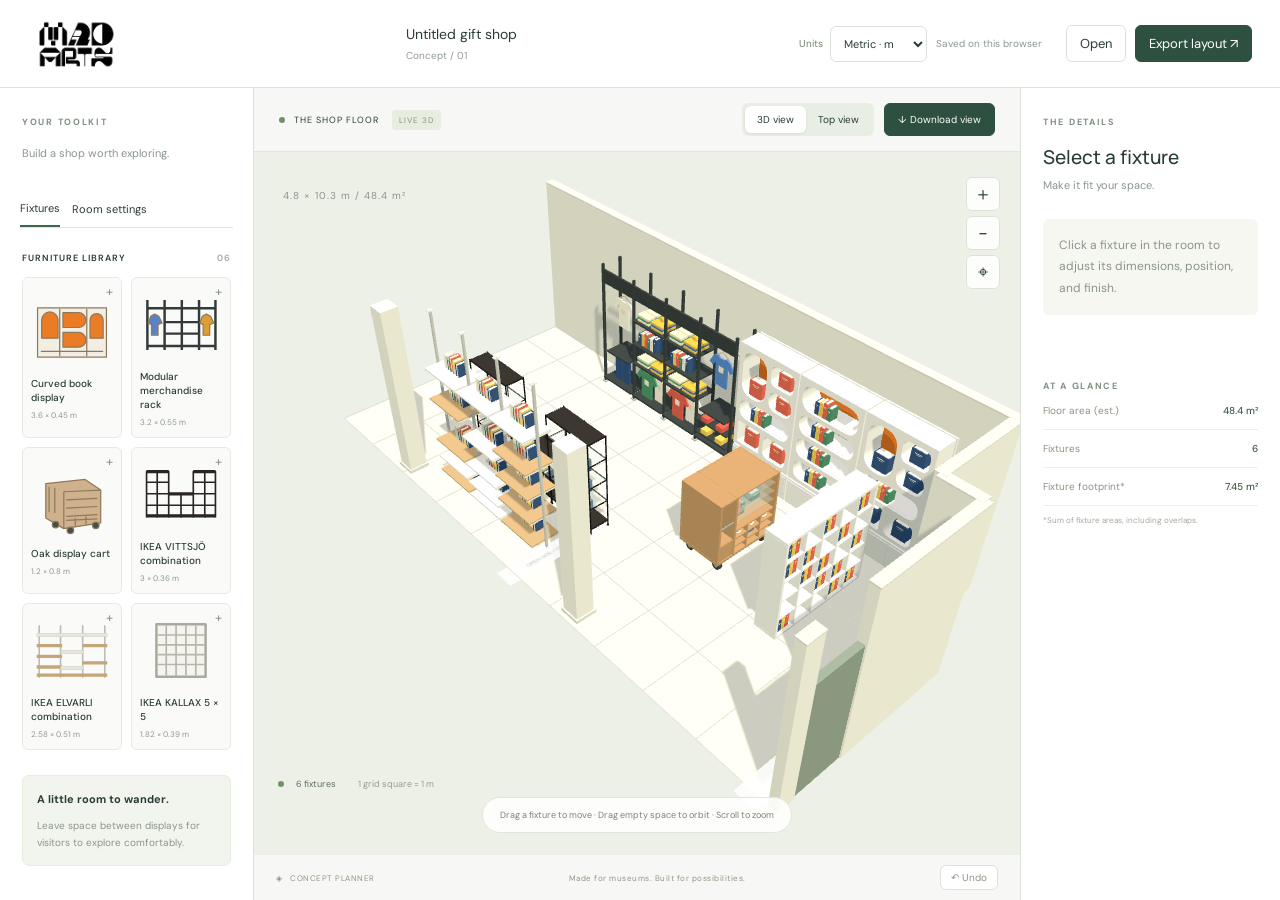
<file: giftshop/index.html>
<!doctype html><html lang="en"><head><meta charset="utf-8"><meta name="viewport" content="width=device-width,initial-scale=1"><title>Museum Shop Studio</title><link rel="stylesheet" href="style.css"></head><body><header><div class="brand"><img class="museum-logo" src="assets/museum-logo-black.png" alt="Museum logo"></div><div class="project">Untitled gift shop <span>Concept / 01</span></div><div class="actions"><label class="unit-control">Units<select id="units" aria-label="Measurement units"><option value="metric">Metric · m</option><option value="imperial">Imperial · ft</option></select></label><span id="saveStatus">Saved on this browser</span><button id="import">Open</button><button id="export">Export layout ↗</button></div></header><main><aside class="library"><div class="eyebrow">YOUR TOOLKIT</div><p>Build a shop worth exploring.</p><div class="tabs"><button class="active">Fixtures</button><button id="roomTab">Room settings</button></div><div id="catalog"><div class="sectionline">FURNITURE LIBRARY <span>06</span></div><div id="cards"></div><div class="tip"><b>A little room to wander.</b><p>Leave space between displays for visitors to explore comfortably.</p></div></div><div id="roomPanel" hidden><div class="sectionline">ROOM COLORS</div><div class="surface-colors"><b>Walls</b><div class="swatches"><button type="button" data-surface="wall" data-room-color="#eeece1" style="--c:#eeece1" title="Chalk wall" aria-label="Chalk wall"></button><button type="button" data-surface="wall" data-room-color="#d6c8b5" style="--c:#d6c8b5" title="Sand wall" aria-label="Sand wall"></button><button type="button" data-surface="wall" data-room-color="#6e7982" style="--c:#6e7982" title="Slate wall" aria-label="Slate wall"></button><button type="button" data-surface="wall" data-room-color="#3875c5" style="--c:#3875c5" title="Blue wall" aria-label="Blue wall"></button><button type="button" data-surface="wall" data-room-color="#29915c" style="--c:#29915c" title="Green wall" aria-label="Green wall"></button><button type="button" data-surface="wall" data-room-color="#f2c63e" style="--c:#f2c63e" title="Yellow wall" aria-label="Yellow wall"></button><button type="button" data-surface="wall" data-room-color="#d94a43" style="--c:#d94a43" title="Red wall" aria-label="Red wall"></button><button type="button" data-surface="wall" data-room-color="#323a3a" style="--c:#323a3a" title="Charcoal wall" aria-label="Charcoal wall"></button></div><label class="color-picker">Custom wall color<input id="wallColor" type="color" value="#eeece1"></label></div><div class="surface-colors"><b>Floor</b><div class="swatches"><button type="button" data-surface="floor" data-room-color="#eeece1" style="--c:#eeece1" title="Chalk floor" aria-label="Chalk floor"></button><button type="button" data-surface="floor" data-room-color="#d6c8b5" style="--c:#d6c8b5" title="Sand floor" aria-label="Sand floor"></button><button type="button" data-surface="floor" data-room-color="#6e7982" style="--c:#6e7982" title="Slate floor" aria-label="Slate floor"></button><button type="button" data-surface="floor" data-room-color="#3875c5" style="--c:#3875c5" title="Blue floor" aria-label="Blue floor"></button><button type="button" data-surface="floor" data-room-color="#29915c" style="--c:#29915c" title="Green floor" aria-label="Green floor"></button><button type="button" data-surface="floor" data-room-color="#f2c63e" style="--c:#f2c63e" title="Yellow floor" aria-label="Yellow floor"></button><button type="button" data-surface="floor" data-room-color="#d94a43" style="--c:#d94a43" title="Red floor" aria-label="Red floor"></button><button type="button" data-surface="floor" data-room-color="#323a3a" style="--c:#323a3a" title="Charcoal floor" aria-label="Charcoal floor"></button></div><label class="color-picker">Custom floor color<input id="floorColor" type="color" value="#e2e2d5"></label></div><label><span id="roomWidthLabel">Room width · m</span><input id="roomW" type="number" min="4" max="30" step="0.1" value="4.8"></label><label><span id="roomDepthLabel">Room depth · m</span><input id="roomD" type="number" min="4" max="30" step="0.1" value="10.3"></label><div class="plan-note"><b>Drawing-based room</b><p>Top = open entrance, with no wall across it. Solid wall and shelves on the right; columns and open side on the left. Wall and column measurements are estimates; verify on site.</p></div><label class="check"><input id="cutaway" type="checkbox"> Cutaway walls for planning</label><div class="sectionline">WALLS, COLUMNS & RECESS <span class="length-unit">METRES</span></div><div id="planFields"></div><button id="applyRoom">Update room</button><button id="restorePlan">Restore drawing estimates</button><p>Room dimensions are conceptual. Check real circulation and access requirements separately.</p></div><footer>DESIGNED FOR YOUR NEXT EXHIBITION.</footer></aside><section class="workspace"><div class="canvasbar"><div><span class="dot"></span> THE SHOP FLOOR <span class="badge">LIVE 3D</span></div><div class="segmented"><button id="perspective" class="active">3D view</button><button id="top">Top view</button></div><button id="snapshot" class="download-view" title="Save the current camera view as a PNG image">↓ Download view</button></div><div id="viewport"><div class="scene-title"><p id="roomLabel">4.8 × 10.3 m / ~48.4 m²</p></div><div class="viewtools"><button id="zoomIn" aria-label="Zoom in">＋</button><button id="zoomOut" aria-label="Zoom out">−</button><button id="resetView" aria-label="Reset camera">⌖</button></div><div class="legend"><span class="dot"></span> <span id="count">0 fixtures</span><span id="gridLabel">1 grid square = 1 m</span></div><div class="help">Drag a fixture to move <i>·</i> Drag empty space to orbit <i>·</i> Scroll to zoom</div><div id="toast" role="status"></div></div><div class="bottombar"><span>◈ &nbsp; CONCEPT PLANNER</span><span>Made for museums. Built for possibilities.</span><button id="undo">↶ Undo</button></div></section><aside class="inspector"><div class="eyebrow">THE DETAILS</div><h2 id="selectionTitle">Select a fixture</h2><p id="selectionSub">Make it fit your space.</p><div id="empty">Click a fixture in the room to adjust its dimensions, position, and finish.</div><div id="properties" hidden><div id="sectionPanel" hidden><div class="sectionline">CUSTOMIZE SECTIONS</div><p id="sectionHelp"></p><label>Section<select id="sectionChoice" aria-label="Section"></select></label><label class="color-picker">Section color<input id="sectionColor" type="color" value="#ffffff"></label><div class="swatches section-swatches"><button data-section-color="#e8e4d9" style="--c:#e8e4d9" title="White section" aria-label="White section"></button><button data-section-color="#3875c5" style="--c:#3875c5" title="Blue section" aria-label="Blue section"></button><button data-section-color="#29915c" style="--c:#29915c" title="Green section" aria-label="Green section"></button><button data-section-color="#f2c63e" style="--c:#f2c63e" title="Yellow section" aria-label="Yellow section"></button><button data-section-color="#d94a43" style="--c:#d94a43" title="Red section" aria-label="Red section"></button><button data-section-color="#323a3a" style="--c:#323a3a" title="Charcoal section" aria-label="Charcoal section"></button></div><label id="sectionContentsLabel">Contents<select id="sectionContents" aria-label="Contents"><option value="default">Original contents</option><option value="empty">Empty</option><option value="books">Books</option><option value="box">Storage box</option></select></label><label id="shelfHeightLabel" hidden>Shelf height · <span id="shelfHeightUnit">m</span><input id="shelfHeight" aria-label="Shelf height" type="number" step="0.05"></label><div class="section-actions"><button id="addShelf" hidden>+ Add shelf in bay</button><button id="removeShelf" hidden>Remove shelf</button><button id="resetSection">Reset this section</button><button id="resetSections">Reset all sections</button></div><p class="section-note">Colors and shelf arrangements are design previews.</p></div><a id="fixtureSource" class="fixture-source" href="https://www.ikea.com/us/en/p/vittsjoe-storage-combination-black-brown-glass-s49294548/" target="_blank" rel="noopener noreferrer" hidden>IKEA product details ↗</a><label>Name<input id="objectName"></label><div class="sectionline">DIMENSIONS <span class="length-unit">METRES</span></div><div class="dimensions"><label>Width<input id="width" type="number" min="0.2" max="8" step="0.1"></label><label>Depth<input id="depth" type="number" min="0.2" max="8" step="0.1"></label><label>Height<input id="height" type="number" min="0.2" max="4" step="0.1"></label></div><div class="sectionline">POSITION <span class="length-unit">METRES</span></div><div class="dimensions"><label>X<input id="posX" type="number" step="0.1"></label><label>Z<input id="posZ" type="number" step="0.1"></label><label>Rotation<input id="rotation" type="number" step="15"></label></div><div class="sectionline">MATERIAL & FINISH</div><div class="swatches"><button data-color="#3875c5" style="--c:#3875c5" title="Blue"></button><button data-color="#29915c" style="--c:#29915c" title="Green"></button><button data-color="#f2c63e" style="--c:#f2c63e" title="Yellow"></button><button data-color="#d94a43" style="--c:#d94a43" title="Red"></button><button data-color="#ec7b26" style="--c:#ec7b26" title="Orange"></button><button data-color="#bd9465" style="--c:#bd9465" title="Natural oak"></button><button data-color="#654d3e" style="--c:#654d3e" title="Walnut"></button><button data-color="#e8e4d9" style="--c:#e8e4d9" title="Chalk"></button><button data-color="#526c5e" style="--c:#526c5e" title="Sage"></button><button data-color="#323a3a" style="--c:#323a3a" title="Charcoal"></button></div><label class="check"><input type="checkbox" id="snap" checked> <span id="snapLabel">Snap to 10 cm grid</span></label><div class="editactions"><button id="rotate">↻ Rotate 90°</button><button id="duplicate">⧉ Duplicate</button><button id="delete" class="danger">Remove fixture</button></div></div><div class="summary"><div class="eyebrow">AT A GLANCE</div><div><span>Floor area (est.)</span><b id="area">48.4 m²</b></div><div><span>Fixtures</span><b id="fixtureCount">0</b></div><div><span>Fixture footprint*</span><b id="footprint">0 m²</b></div><small>*Sum of fixture areas, including overlaps.</small></div></aside></main><input id="file" type="file" accept="application/json,.json" hidden><script type="module" src="app.js"></script></body></html>
</file>
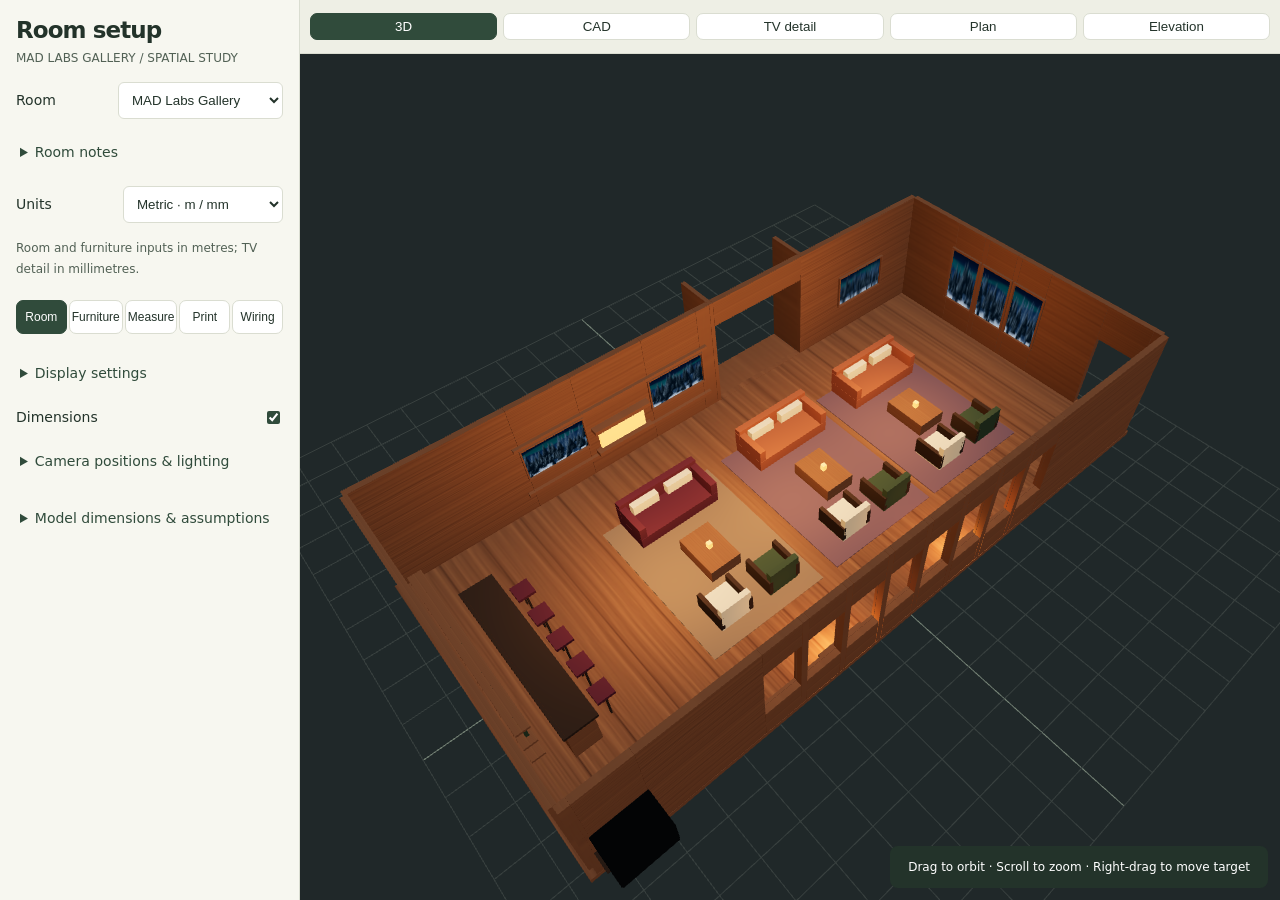
<file: snug/index.html>
<!doctype html><html lang="en"><meta charset="utf-8"><meta name="viewport" content="width=device-width,initial-scale=1"><title>SNUG / Stone Gallery</title><style>*{box-sizing:border-box}body{margin:0;background:#171b1c;color:#eee8dc;font:14px system-ui}canvas{display:block}aside{position:absolute;left:24px;top:24px;width:285px;padding:24px;background:#1b211ff0;border:1px solid #655540;border-radius:16px;box-shadow:0 12px 50px #0005}h1{font:40px Georgia;margin:0 0 4px;letter-spacing:5px}small,.muted{color:#bfb7a7;font-size:12px;line-height:1.6}aside{max-height:calc(100vh - 48px);overflow:auto}select{width:100%;background:#303a33;color:#fff;padding:9px;border-radius:6px;border:1px solid #6a715c}input[type=number]{width:85px;background:#303a33;color:#fff;padding:7px;border:1px solid #6a715c;border-radius:5px}.status{min-height:18px;color:#dab97d;font-size:12px}h2{font-size:12px;text-transform:uppercase;letter-spacing:2px;margin:24px 0 12px}button{background:#343d36;color:#f3ecde;border:1px solid #6a715c;padding:10px;border-radius:7px;cursor:pointer}button:hover{background:#53614e}.row{display:flex;gap:8px;margin:8px 0}.row button{flex:1}label{display:flex;justify-content:space-between;margin:14px 0;align-items:center}input{accent-color:#d3aa6e}footer{position:absolute;bottom:18px;right:24px;background:#1b211fe8;padding:12px 18px;border-radius:8px;font-size:12px}#error{position:absolute;inset:40%;width:300px;color:white} @media(max-width:650px){aside{left:10px;top:10px;width:230px;padding:15px}h1{font-size:28px}h2{margin-top:12px}footer{left:10px;right:10px;bottom:8px}}#printSheet{display:none}@media print{@page{size:landscape;margin:12mm}body{background:white;color:#111}aside,footer,canvas,#error{display:none!important}#printSheet{display:block;font:12px Arial}#printSheet h1{font:22px Arial;letter-spacing:2px}#printSheet img{display:block;max-width:100%;max-height:155mm;margin:12px auto}#printSheet p{line-height:1.5}} nav{display:grid;grid-template-columns:repeat(5,1fr);gap:4px;margin:16px -8px 8px;position:sticky;top:-24px;background:#1b211f;padding:10px 0;z-index:3}nav button{padding:9px 2px;font-size:12px}nav button[aria-selected=true]{background:#d3aa6e;color:#18211d;border-color:#d3aa6e}.tab-panel[hidden]{display:none}.tab-panel h2:first-child{margin-top:12px}#factsToggle{margin-top:18px}details summary{cursor:pointer;color:#d3aa6e;padding:10px 0}@media print{nav{display:none!important}}</style><style>
:root{color-scheme:light;--sidebar:300px;--bar:54px}
body{color:#23332a;background:#f7f7f0;font:14px/1.5 system-ui,sans-serif}
aside{inset:0 auto 0 0;width:var(--sidebar);max-height:none;border:0;border-right:1px solid #daddd1;border-radius:0;box-shadow:none;background:#f7f7f0;padding:17px 16px;overflow:auto}
aside h1{font:600 23px system-ui;letter-spacing:-.04em;margin:0 0 4px}
aside h2{letter-spacing:.06em;margin:16px 0 8px}
small,.muted,.status{color:#526155}
nav{margin:10px 0;top:-17px;background:#f7f7f0;gap:2px}
button,select,input[type=number]{background:#fff;color:#23332a;border-color:#daddd1}
button:hover,summary:hover{background:#e7ebdf}
nav button[aria-selected=true],#viewToolbar button[aria-pressed=true]{background:#304b3b;border-color:#304b3b;color:white}
input{accent-color:#304b3b}
details summary{color:#304b3b;padding:9px 4px}
label[hidden],section[hidden]{display:none}
#viewToolbar{position:absolute;top:0;left:var(--sidebar);right:0;height:var(--bar);display:flex;align-items:center;gap:6px;padding:4px 10px;background:#eeefe5;border-bottom:1px solid #daddd1;overflow:auto}
#viewToolbar .row{display:contents}
#viewToolbar button{white-space:nowrap;padding:5px 8px}
footer{color:white;background:#23332a;left:auto;bottom:12px;right:12px;pointer-events:none}
@media(max-width:660px){:root{--sidebar:0px;--bar:48px}aside{inset:auto 0 0;width:100%;height:36%;border-right:0;border-top:1px solid #daddd1}footer{display:none}}
@media print{#viewToolbar{display:none!important}}
</style><aside><h1>Room setup</h1><small id="roomHeading">STONE GALLERY / SPATIAL STUDY</small><label>Room <select id="roomChoice" style="width:165px"><option value="stone">Stone Gallery</option><option value="mad-labs">MAD Labs Gallery</option></select></label><details><summary>Room notes</summary><small id="roomPlanNotes"></small></details><label>Units <select id="units" aria-label="Measurement units" style="width:160px"><option value="metric">Metric · m / mm</option><option value="imperial">Imperial · ft / in</option></select></label><small id="unitHint">Room and furniture inputs in metres; TV detail in millimetres.</small><nav role="tablist" aria-label="Design tools"><button role="tab" id="tab-views" aria-controls="panel-views" aria-selected="true" data-panel="views">Room</button><button role="tab" id="tab-furniture" aria-controls="panel-furniture" aria-selected="false" data-panel="furniture">Furniture</button><button role="tab" id="tab-measure" aria-controls="panel-measure" aria-selected="false" data-panel="measure">Measure</button><button role="tab" id="tab-print" aria-controls="panel-print" aria-selected="false" data-panel="print">Print</button><button role="tab" id="tab-wiring" aria-controls="panel-wiring" aria-selected="false" data-panel="wiring">Wiring</button></nav><section role="tabpanel" class="tab-panel" id="panel-views" aria-labelledby="tab-views"><details id="displaySettings"><summary>Display settings</summary><h2>Long wall</h2><label>Display system <select id="eastSystem" aria-label="Long wall display system" style="width:135px"><option value="led">LED · 48 cabinets</option><option value="tv">Portrait TVs</option></select></label><section id="ledSettings"><label>Cabinet size <select id="ledType" aria-label="LED cabinet size" style="width:145px"><option value="600">600 × 337.5 mm</option><option value="500">500 × 500 mm</option></select></label><label>Cabinets across <input id="ledCols" aria-label="LED columns" type="number" min="1" max="26" value="14"></label><label>Cabinets high <input id="ledRows" aria-label="LED rows" type="number" min="1" max="7" value="4"></label><p class="status" id="ledGeometry"></p><small>Centred on wall. Cabinet seams appear in CAD only. Counts are limited to the assumed room envelope.</small><h2>LED content pixels</h2><label>Cabinet pixels wide <input id="cabinetPixelsW" aria-label="Cabinet pixel width" type="number" min="1" max="4096" step="1"></label><label>Cabinet pixels high <input id="cabinetPixelsH" aria-label="Cabinet pixel height" type="number" min="1" max="4096" step="1"></label><p class="status" id="ledResolution"></p><small>Enter the supplier's exact cabinet raster. P0.9 is nominal: 600 ÷ 0.9 is not an integer, so it cannot establish native resolution.</small><label>Preview content image <input id="ledImage" type="file" accept="image/png,image/jpeg,image/webp" style="width:145px"></label><p class="status" id="ledImageInfo">Forest is illustrative preview content.</p><small>This WebGL view is a scaled visualisation. Pixel-exact delivery needs the native canvas mapped 1:1 in the LED processor, with scaling disabled.</small></section><h2>TV layout</h2><label>Long wall TVs <input id="eastCount" aria-label="Long wall TV count" type="number" min="0" max="12" step="1" value="7"></label><label>Entrance display <select id="northDisplay" style="width:145px"><option value="projection">Two projectors</option><option value="tv">Portrait TVs</option></select></label><label>Extra TV beside the large door <input id="extraWestTv" type="checkbox"></label><label>Entrance wall TVs <input id="northCount" aria-label="Entrance wall TV count" type="number" min="0" max="3" step="1" value="3"></label><p class="status" id="tvTotal"></p><p class="status" id="countReadout"></p><small>Groups centre automatically. Portrait TVs have 55 mm timber trim and 160 mm between screen edges. Counts save in this browser. Limits use the room dimensions; doorway positions remain provisional.</small></details><div id="viewToolbar" role="group" aria-label="Model view"><div class="row"><button id="moodMode" aria-pressed="true">3D</button><button id="cadMode" aria-pressed="false">CAD</button><button id="detailMode" aria-pressed="false">TV detail</button></div><div class="row"><button id="planView" aria-pressed="false">Plan</button><button id="eastElevation" aria-pressed="false">Elevation</button></div></div><label>Dimensions <input id="dimensions" type="checkbox" checked></label><section id="tvControls" hidden><h2>Embedded TV assembly</h2><small>Samsung UN75M70HAFXZA<br><span id="tvBodySize">Body: 1668.1 × 957.8 × 77 mm</span><br>Portrait mounting not verified.</small><label>Rear mount/service space (mm)<input id="rearGap" type="number" min="25" max="200" step="5" value="60"></label><label>Face setback behind wall (mm)<input id="setback" type="number" min="0" max="100" step="5" value="20"></label><label>Timber trim thickness (mm)<input id="trimDepth" type="number" min="10" max="60" step="5" value="20"></label><label>Explode layers <input id="explode" type="checkbox"></label><p class="status" id="assemblyReadout"></p><small>Section uses a cutaway backing and coloured layers. Rear space is an adjustable placeholder, not a ventilation specification. Frame overlap approximately <span id="overlapSize">15 mm</span>; removable fixing detail unresolved.<br><a style="color:#d3aa6e" href="https://www.samsung.com/latin_en/tvs/mini-led-tv/m70h-75-inch-4k-smart-tv-un75m70hafxza/" target="_blank" rel="noopener">Samsung dimensions source ↗</a></small></section><details><summary>Camera positions &amp; lighting</summary><section id="hatchControls"><div class="row"><button data-view="hatch">Serving hatch</button></div><label>Hatch open <input id="hatchOpen" type="checkbox" checked></label><small>Proposed food pass-through beside the bar. Opening 1.20 × 0.75 m; opens onto the black service corridor.</small></section><div class="row"><button data-view="overview">Overview</button><button data-view="inside">Inside</button></div><div class="row"><button data-view="screens">Screen wall</button><button data-view="hearth">Hearth</button><button data-view="bar">Bar</button></div><div class="row"><button data-view="north">Entrance wall · 3 TVs</button></div><label>Show furniture <input id="furniture" type="checkbox" checked></label><label>Show ceiling <input id="ceiling" type="checkbox"></label><label>Show room shell <input id="shell" type="checkbox" checked></label><label>Warm light <input id="warm" type="range" min="0.25" max="1.5" step=".05" value=".9"></label></details></section><section role="tabpanel" class="tab-panel" id="panel-furniture" aria-labelledby="tab-furniture" hidden><h2>Arrange seating</h2><label>Edit furniture <input id="edit" type="checkbox"></label><select id="piece" aria-label="Choose furniture or bar"><option value="">Choose furniture or bar</option></select><label>Across room (m) <input id="posX" aria-label="Across room metres" type="number" step="0.1" min="-3.55" max="3.55"></label><label>Along room (m) <input id="posZ" aria-label="Along room metres" type="number" step="0.1" min="-7.65" max="7.65"></label><h2 id="sizeTitle">Selected size / metres</h2><label>Width <input id="sizeW" aria-label="Selected width metres" type="number" min="0.3" max="5.4" step="0.05"></label><label>Depth <input id="sizeD" aria-label="Selected depth metres" type="number" min="0.3" max="2" step="0.05"></label><label>Height <input id="sizeH" aria-label="Selected height metres" type="number" min="0.3" max="2" step="0.05"></label><small>Sizes follow each piece's local axes before rotation. Editable blocks are proposed sizes, not product specifications.</small><label>Rotation <input id="rotation" aria-label="Furniture rotation" type="range" min="0" max="360" step="5" value="0"></label><div class="row"><button id="turnLeft">↶ 15°</button><button id="turnRight">↷ 15°</button></div><div class="row"><button id="arrangeView">Arrange view</button><button id="resetLayout">Reset seating</button></div><p class="status" id="saved">Select a piece; drag it in edit mode.</p><small>Positions save in this browser. Furniture can overlap; check circulation separately.</small></section><section role="tabpanel" class="tab-panel" id="panel-measure" aria-labelledby="tab-measure" hidden><h2>Measure distances</h2><label>Measure two points <input id="measureMode" type="checkbox"></label><label>Snap near corners <input id="snapMeasure" type="checkbox" checked></label><div class="row"><button id="clearMeasure">Clear measurement</button></div><label>Measurement plane <select id="measurePlane" aria-label="Measurement plane" style="width:145px"><option value="free">Free 3D</option><option value="floor">Top plan · X/Z</option><option value="x">Along X only</option><option value="y">Height Y only</option><option value="z">Along Z only</option></select></label><small>Top plan holds Y (height) at Point A. X and Z run across the floor. Orbit by dragging the scene; drag a marker to edit it. Right-drag pans.</small><label>Adjust endpoint <select id="measurePoint" aria-label="Measurement endpoint" style="width:130px"><option value="0">Point A</option><option value="1">Point B</option></select></label><label>X <input id="measureX" aria-label="Endpoint X" type="number" step="0.01"></label><label>Y / height <input id="measureY" aria-label="Endpoint height" type="number" step="0.01"></label><label>Z <input id="measureZ" aria-label="Endpoint Z" type="number" step="0.01"></label><small id="endpointHint">Endpoint coordinates in metres. Drag a red endpoint onto another surface to reposition it.</small><p class="status" id="measureReadout">Enable measuring, then click two visible surfaces.</p><small>Measures the clicked surface points in 3D. For floor clearances, use Top plan and click floor-level edges. Model distances inherit estimated room dimensions.</small></section><section role="tabpanel" class="tab-panel" id="panel-print" aria-labelledby="tab-print" hidden><h2>Print your view</h2><p class="muted">Choose a model view above the scene, then print it here. Visible dimensions and measurement lines are included.</p><div class="row"><button id="printView">Print current view</button></div><small>Use your browser’s print dialog to print or save as PDF. The sheet hides these controls and includes the current unit system and model assumptions. Drawing is not to printed scale.</small></section><section role="tabpanel" class="tab-panel" id="panel-wiring" aria-labelledby="tab-wiring" hidden><h2>Wiring plan</h2><section id="madRider"><h2>Video tech rider</h2><p><a href="../riders/SNUG-MAD-Labs-Tech-Rider.txt" download>Download the Snug video tech rider</a></p><small>The rider and the planner use different playback assignments. Use the rider for playback and verify the modeled routes separately.</small></section><div class="row"><button id="wiringPlan">Clean wiring plan</button></div><label>HDMI path <select id="hdmiPath" aria-label="HDMI cable path" style="width:155px"><option value="top">Above screens → PC</option><option value="floor">Skirting → PC</option></select></label><small>TV power feeds from the top centre of the long wall. The PC uses a separate local outlet. Amber block marks the proposed TV feed.</small><label>Show HDMI routes <input id="hdmiRoutes" type="checkbox"></label><label>Show power routes <input id="powerRoutes" type="checkbox"></label><details><summary>HDMI cable schedule</summary><div id="wiringSchedule" class="muted"></div></details><small id="legacyWiring">Verify GPU outputs and Datapath mapping with the actual hardware.</small><h2>Power allowance</h2><label>Each TV (W) <input id="tvWatts" type="number" min="0" max="2000" value="200"></label><label>PC + accessories (W) <input id="pcWatts" type="number" min="0" max="5000" value="1000"></label><p class="status" id="wiringLoad"></p><small>Editable planning allowances, not nameplate ratings. Lighting, bar equipment and other displays excluded. Power lines show proposed supply points, not circuit allocation. Installer to confirm wiring, protection and separation from signal cabling.</small><p class="muted">Cyan = independent HDMI home runs.<br>Amber = proposed power distribution.<br>MAD Labs: HDMI uses the long-wall ceiling route, with branches to the middle, large opening and entrance. Cyan = PC, purple = Mac mini, grey = spare run. Other layouts can use the upper route or skirting. TV power runs across the top, then drops behind each display. Route lengths exclude slack, connectors and actual site obstructions; select cable type after the route and signal format are confirmed.</p></section><details id="factsToggle"><summary>Model dimensions & assumptions</summary><h2 id="tvCountTitle">7 × 75-inch / long wall</h2><small id="screenFacts">Portrait TV body: 0.958 × 1.668 × 0.077 m<br>Framed array: approximately 7.77 m<br>Body sill: 0.90 m · Top: 2.568 m<br><b>Ceiling: 3.40 m</b></small><h2>Working assumptions</h2><small><span id="roomSize">Room footprint: 7.9 × 16.1 m.</span><br>Two 75-inch landscape windows opposite.<br><span id="entranceCountNote">Three portrait 75-inch TVs beside entrance.</span><br>Two small light hearths below east screens.<br>Bar on the far wall.<br><span id="doorAssumptions">Entrance offset toward west; second door near bar.</span><br>Door locations follow plan approximately.<br><span id="shiftSize">West windows/hearth shifted 0.6 m north.</span><br>Furniture and door sizes are indicative.<br>Not a construction or occupancy model.</small></details></aside><footer>Drag to orbit · Scroll to zoom · Right-drag to move target</footer><div id="error" hidden></div><section id="printSheet"><h1>SNUG / Room Study</h1><p id="printMeta"></p><img id="printImage" alt="Current 3D room view"><p>Spatial study only. <span id="roomPrint"></span> Not to printed scale. Verify site measurements before fabrication.</p></section><script>
document.querySelector('aside').after(document.getElementById('viewToolbar'));
</script><script type="module" src="./app.js"></script></html>
</file>
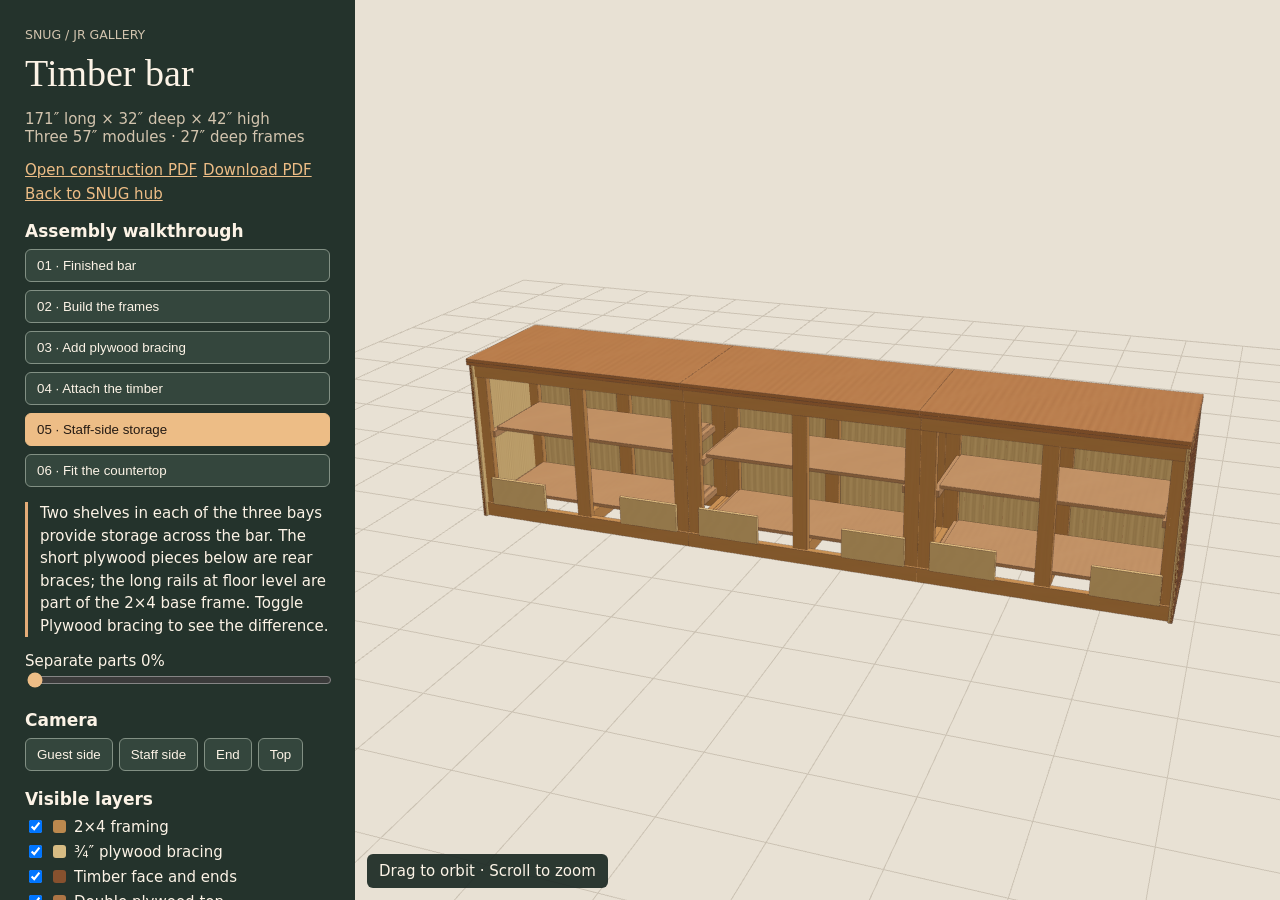
<file: snug/bar/index.html>
<!doctype html><html lang="en"><head><meta charset="utf-8"><meta name="viewport" content="width=device-width, initial-scale=1"><title>SNUG | Timber bar assembly</title>
<style>
*{box-sizing:border-box}body{margin:0;background:#192722;color:#fcf3e6;font:15px system-ui;display:grid;grid-template-columns:minmax(290px,355px) 1fr;min-height:100dvh}aside{background:#24332c;padding:25px;overflow:auto;max-height:100dvh}h1{font:38px Georgia;margin:8px 0}small,.muted{color:#d2c4ae}h2{font-size:17px;margin:18px 0 8px}button{color:inherit;background:#34463d;border:1px solid #829084;border-radius:6px;padding:8px 11px;cursor:pointer}button[aria-pressed=true]{background:#edbd86;color:#251b14;border-color:#edbd86}button:focus-visible,input:focus-visible{outline:2px solid #f3c38b;outline-offset:3px}.row{display:flex;gap:6px;flex-wrap:wrap;margin:8px 0}.step{width:100%;text-align:left}.key{display:flex;gap:8px;align-items:center;margin:6px 0}.swatch{width:13px;height:13px;border-radius:3px;background:var(--sw)}input[type=range]{width:100%;accent-color:#edbd86}main{position:relative;min-width:0;height:100dvh}canvas{display:block;width:100%;height:100%;touch-action:none}.hint{position:absolute;bottom:12px;left:12px;background:#192722e8;padding:8px 12px;border-radius:6px;pointer-events:none}.callout{border-left:3px solid #e4ac78;padding-left:12px;min-height:86px;line-height:1.5}a{color:#edbd86}@media(max-width:700px){body{display:flex;flex-direction:column}main{order:-1;height:55dvh}aside{max-height:none}}
</style></head><body>
<aside><small>SNUG / JR GALLERY</small><h1>Timber bar</h1><p class="muted">171″ long × 32″ deep × 42″ high<br>Three 57″ modules · 27″ deep frames</p>
<div class="row"><a href="./SNUG-JR-Gallery-Bar-Drawing.pdf" target="_blank" rel="noopener">Open construction PDF</a><a href="./SNUG-JR-Gallery-Bar-Drawing.pdf" download>Download PDF</a><a href="../../#snug">Back to SNUG hub</a></div><h2>Assembly walkthrough</h2><div id="steps"></div><p id="note" class="callout" aria-live="polite"></p>
<label for="explode">Separate parts <output id="amount">0%</output></label><input type="range" id="explode" min="0" max="100" value="0">
<h2>Camera</h2><div class="row" id="views"><button data-view="front">Guest side</button><button data-view="back">Staff side</button><button data-view="end">End</button><button data-view="top">Top</button></div>
<h2>Visible layers</h2><div id="layers"></div>
<p class="muted"><small>Concept assembly. Confirm fasteners, rear bracing, and restraint against sliding or tipping with the carpenter before use.</small></p></aside>
<main id="stage" aria-label="Interactive 3D bar model"><div class="hint">Drag to orbit · Scroll to zoom</div><p id="error" role="status" hidden>3D preview requires WebGL.</p></main><script type="module" src="./bar.js"></script></body></html>
</file>
<file: giftshop/style.css>
@import url('https://fonts.googleapis.com/css2?family=DM+Sans:wght@400;500;600;700&family=Manrope:wght@400;500;600;700;800&display=swap');
:root{font-family:'DM Sans',sans-serif;color:#293c36;background:#f7f8f5;font-size:13px}*{box-sizing:border-box}body{margin:0}button,input{font:inherit}button{cursor:pointer;background:white;border:1px solid #dce2da;border-radius:6px;padding:9px 13px;color:inherit}button:hover{background:#eaf0e6}button:focus-visible,input:focus-visible{outline:2px solid #47785c;outline-offset:2px}header{height:88px;border-bottom:1px solid #dce2da;display:flex;align-items:center;justify-content:space-between;padding:0 28px;background:#fff}.brand{display:flex;gap:13px;align-items:center;font-size:12px;letter-spacing:1px}.brand b{display:block}.brand small{font-size:8px;display:block;margin-top:5px;letter-spacing:1.5px}.mark{font-size:48px;line-height:1;font-weight:800;position:relative}.mark span{font-size:22px}.project{font-size:14px}.project span{display:block;color:#919b94;font-size:10px;margin-top:6px}.actions{display:flex;align-items:center;gap:9px}.actions>span{font-size:10px;color:#8c988e;margin-right:15px}#export{background:#2e5040;color:#fff;border-color:#2e5040}main{display:grid;grid-template-columns:254px minmax(300px,1fr) 260px;height:calc(100dvh - 88px);min-height:650px}aside{padding:28px 22px;background:#fff;overflow:auto}.library{border-right:1px solid #dce2da;position:relative}.eyebrow{font-size:9px;letter-spacing:1.7px;color:#809083;font-weight:700}h1{font-family:Manrope,sans-serif;font-size:29px;line-height:1.25;letter-spacing:-1px;font-weight:500;margin:17px 0 9px}p{color:#8a958d;line-height:1.7;font-size:11px}.tabs{display:flex;margin:28px -2px 24px;border-bottom:1px solid #dfe5dd;gap:12px}.tabs button{font-size:11px;border:0;border-radius:0;padding:10px 0}.tabs .active{border-bottom:2px solid #3e6750}.sectionline{font-size:9px;letter-spacing:1px;margin:22px 0 13px;font-weight:600;display:flex;justify-content:space-between}.sectionline span{color:#a1aa9f}#cards{display:grid;grid-template-columns:1fr 1fr;gap:9px}.card{text-align:left;padding:8px;position:relative;background:#fafbf8;border-color:#e7eae2;min-height:116px}.card svg{width:100%;height:63px;display:block}.card b{font-size:10px;display:block;font-weight:500;margin-top:6px}.card small{font-size:8px;color:#8d998e}.card em{position:absolute;right:8px;top:5px;color:#83947d;font-style:normal}.tip{background:#f1f5ed;border:1px solid #e6ecdf;padding:14px;margin-top:25px;border-radius:7px}.tip b{font-size:11px}.tip p{font-size:10px;margin-bottom:0}.library footer{font-size:7px;letter-spacing:1.2px;color:#a2aaa0;margin-top:35px}.workspace{display:flex;flex-direction:column;min-width:0}.canvasbar{height:64px;display:flex;align-items:center;justify-content:space-between;padding:0 25px;border-bottom:1px solid #e0e6da;font-size:9px;letter-spacing:1px}.dot{display:inline-block;width:6px;height:6px;border-radius:50%;background:#709267;margin-right:6px}.badge{font-size:8px;color:#87957f;background:#e7ede1;padding:5px 7px;border-radius:3px;margin-left:10px}.segmented{display:flex;background:#e9eee4;padding:3px;border-radius:6px}.segmented button{padding:7px 12px;background:transparent;border:0;font-size:10px}.segmented .active{background:white;box-shadow:0 1px 3px #0001}#viewport{flex:1;position:relative;overflow:hidden;background:#edf0e7}canvas{display:block;position:absolute;inset:0;touch-action:none}.scene-title{position:absolute;top:25px;left:29px;z-index:1;pointer-events:none}.scene-title h2{font-family:Manrope,sans-serif;font-size:25px;line-height:1.35;font-weight:400;letter-spacing:-.8px;margin:0}.scene-title p{font-size:10px;letter-spacing:1px}.viewtools{position:absolute;right:20px;top:25px;z-index:2;display:grid;gap:5px}.viewtools button{font-size:18px;width:34px;height:34px;padding:0;background:#ffffffd9}.legend{position:absolute;bottom:65px;left:24px;z-index:2;display:flex;align-items:center;font-size:9px;color:#60715e;gap:6px}.legend>span:last-child{margin-left:16px;color:#94a08c}.help{position:absolute;bottom:22px;left:50%;transform:translateX(-50%);white-space:nowrap;background:#ffffffdd;border:1px solid #e1e6db;border-radius:30px;padding:11px 17px;font-size:9px;color:#77856e;z-index:2}.help i{margin:0 8px}.bottombar{height:45px;display:flex;align-items:center;justify-content:space-between;padding:0 22px;font-size:8px;color:#8b9983;letter-spacing:.5px}.bottombar button{padding:5px 10px;font-size:10px}.inspector{border-left:1px solid #dce2da;display:flex;flex-direction:column}.inspector h2{font-family:Manrope,sans-serif;font-size:19px;font-weight:500;margin:16px 0 0}.inspector p{margin:6px 0 24px}label{font-size:10px;color:#7c897d;display:block;margin:12px 0}input:not([type=checkbox]){display:block;width:100%;background:#fafbf8;border:1px solid #dfe5db;border-radius:5px;padding:10px;margin-top:7px;color:#364c3d;font-size:11px}.dimensions{display:grid;grid-template-columns:repeat(3,1fr);gap:8px}.dimensions label{margin-top:0}.dimensions input{padding:9px 5px}.swatches{display:flex;gap:10px}.swatches button{width:29px;height:29px;border:3px solid white;outline:1px solid #dfe5dc;border-radius:50%;background:var(--c);padding:0}.swatches button.selected{outline:2px solid #527659}.check{display:flex;gap:7px;align-items:center;margin-top:25px}.editactions{display:grid;grid-template-columns:1fr 1fr;gap:7px;margin-top:18px}.editactions button{font-size:10px;padding:10px 5px}.danger{grid-column:1/-1;color:#a26755;margin-top:4px}.summary{margin-top:auto;padding-top:35px}.summary>div:not(.eyebrow){display:flex;justify-content:space-between;border-bottom:1px solid #edf0e9;padding:12px 0;font-size:10px;color:#899582}.summary b{color:#425d47;font-weight:500}.summary small{font-size:8px;color:#a1aa9b;display:block;margin-top:9px}#empty{font-size:12px;line-height:1.8;color:#8a958d;background:#f5f7f0;padding:16px;border-radius:6px}#toast{position:absolute;bottom:110px;left:50%;transform:translateX(-50%);z-index:3;background:#2e5040;color:white;padding:12px 20px;border-radius:7px;display:none;font-size:11px}[hidden]{display:none!important}@media(max-width:1050px){main{grid-template-columns:210px minmax(250px,1fr) 220px}aside{padding:24px 15px}.project{display:none}.actions>span{display:none}.canvasbar{padding:0 14px}.badge{display:none}.help{font-size:8px;padding:10px}.scene-title h2{font-size:22px}}@media(max-width:750px){header{padding:0 14px;height:74px}.actions button{padding:8px;font-size:10px}main{height:auto;min-height:calc(100dvh - 74px);grid-template-columns:150px 1fr}.library{padding:22px 10px}h1{font-size:22px}.inspector{grid-column:1/-1;display:block;padding:20px}.workspace{min-height:650px}.summary{display:none}.bottombar>span:nth-child(2){display:none}.canvasbar{gap:5px;flex-wrap:wrap}.canvasbar>div:first-child{font-size:8px}.help{white-space:normal;width:90%;text-align:center;line-height:1.5}.scene-title{left:18px}.scene-title h2{font-size:20px}.legend>span:last-child{display:none}#properties{max-width:600px}.card{min-height:110px}.card svg{height:50px}.tabs{gap:8px}.tabs button{font-size:9px}}

.brand .museum-logo{display:block;width:96px;height:61px;object-fit:contain;border-radius:3px}.library>.eyebrow{margin-bottom:16px}@media(max-width:750px){.brand .museum-logo{width:80px;height:51px}}

.swatches{flex-wrap:wrap}.card svg{height:78px}.card{min-height:137px}.card b{line-height:1.4}

.unit-control{display:flex;align-items:center;gap:7px;margin:0;color:#77856e;font-size:10px}.unit-control select{font:inherit;font-size:11px;background:#fff;border:1px solid #dce2da;border-radius:6px;padding:9px;color:#293c36}@media(max-width:750px){.unit-control{font-size:0}.unit-control select{max-width:100px;padding:8px 4px}.actions{gap:5px}}

#planFields{display:grid;grid-template-columns:1fr 1fr;gap:0 9px}#planFields label{font-size:9px}#planFields input{padding:9px 6px}.plan-note{background:#edf2e8;border-radius:6px;padding:12px;font-size:11px;margin:18px 0}.plan-note p{margin-bottom:0}#restorePlan{margin-top:9px;font-size:10px}#applyRoom{width:100%;margin-top:12px}

.canvasbar{gap:10px}.canvasbar>.segmented{margin-left:auto}.download-view{font-size:10px;white-space:nowrap;background:#2e5040;color:white;border-color:#2e5040}.download-view:hover{background:#3c6550}@media(max-width:1050px){.canvasbar{height:auto;min-height:64px;padding-top:9px;padding-bottom:9px;flex-wrap:wrap}.canvasbar>div:first-child{flex:1 0 100%}}

.surface-colors{padding:10px 0 14px;border-bottom:1px solid #edf0e9}.surface-colors>b{font-size:11px;font-weight:500;display:block;margin-bottom:12px}.surface-colors .swatches{gap:8px}.surface-colors .swatches button{width:25px;height:25px}.color-picker{display:flex;align-items:center;justify-content:space-between;gap:12px;margin:13px 0 0}input[type=color]{display:inline-block;width:44px;height:30px;padding:3px;margin:0;cursor:pointer}

.fixture-source{display:block;color:#527659;font-size:10px;margin:0 0 16px;text-underline-offset:3px}

#sectionPanel{border-bottom:1px solid #e0e6da;padding-bottom:18px;margin-bottom:20px}#sectionPanel .sectionline{margin-top:0}#sectionPanel .check{margin-top:10px}#sectionPanel p{font-size:10px;margin:8px 0 12px}#sectionPanel select{width:100%;display:block;margin-top:7px;background:#fafbf8;color:#364c3d;border:1px solid #dfe5db;border-radius:5px;padding:9px 5px;font-size:11px}.section-swatches{margin-top:14px;gap:7px}.section-swatches button{width:25px;height:25px}.section-actions{display:grid;grid-template-columns:1fr 1fr;gap:6px}.section-actions button{font-size:9px;padding:8px 5px}.section-note{color:#96a18f}#sectionPanel input[type=color]{max-width:45px}.inspector .summary{margin-top:30px}
</file>
